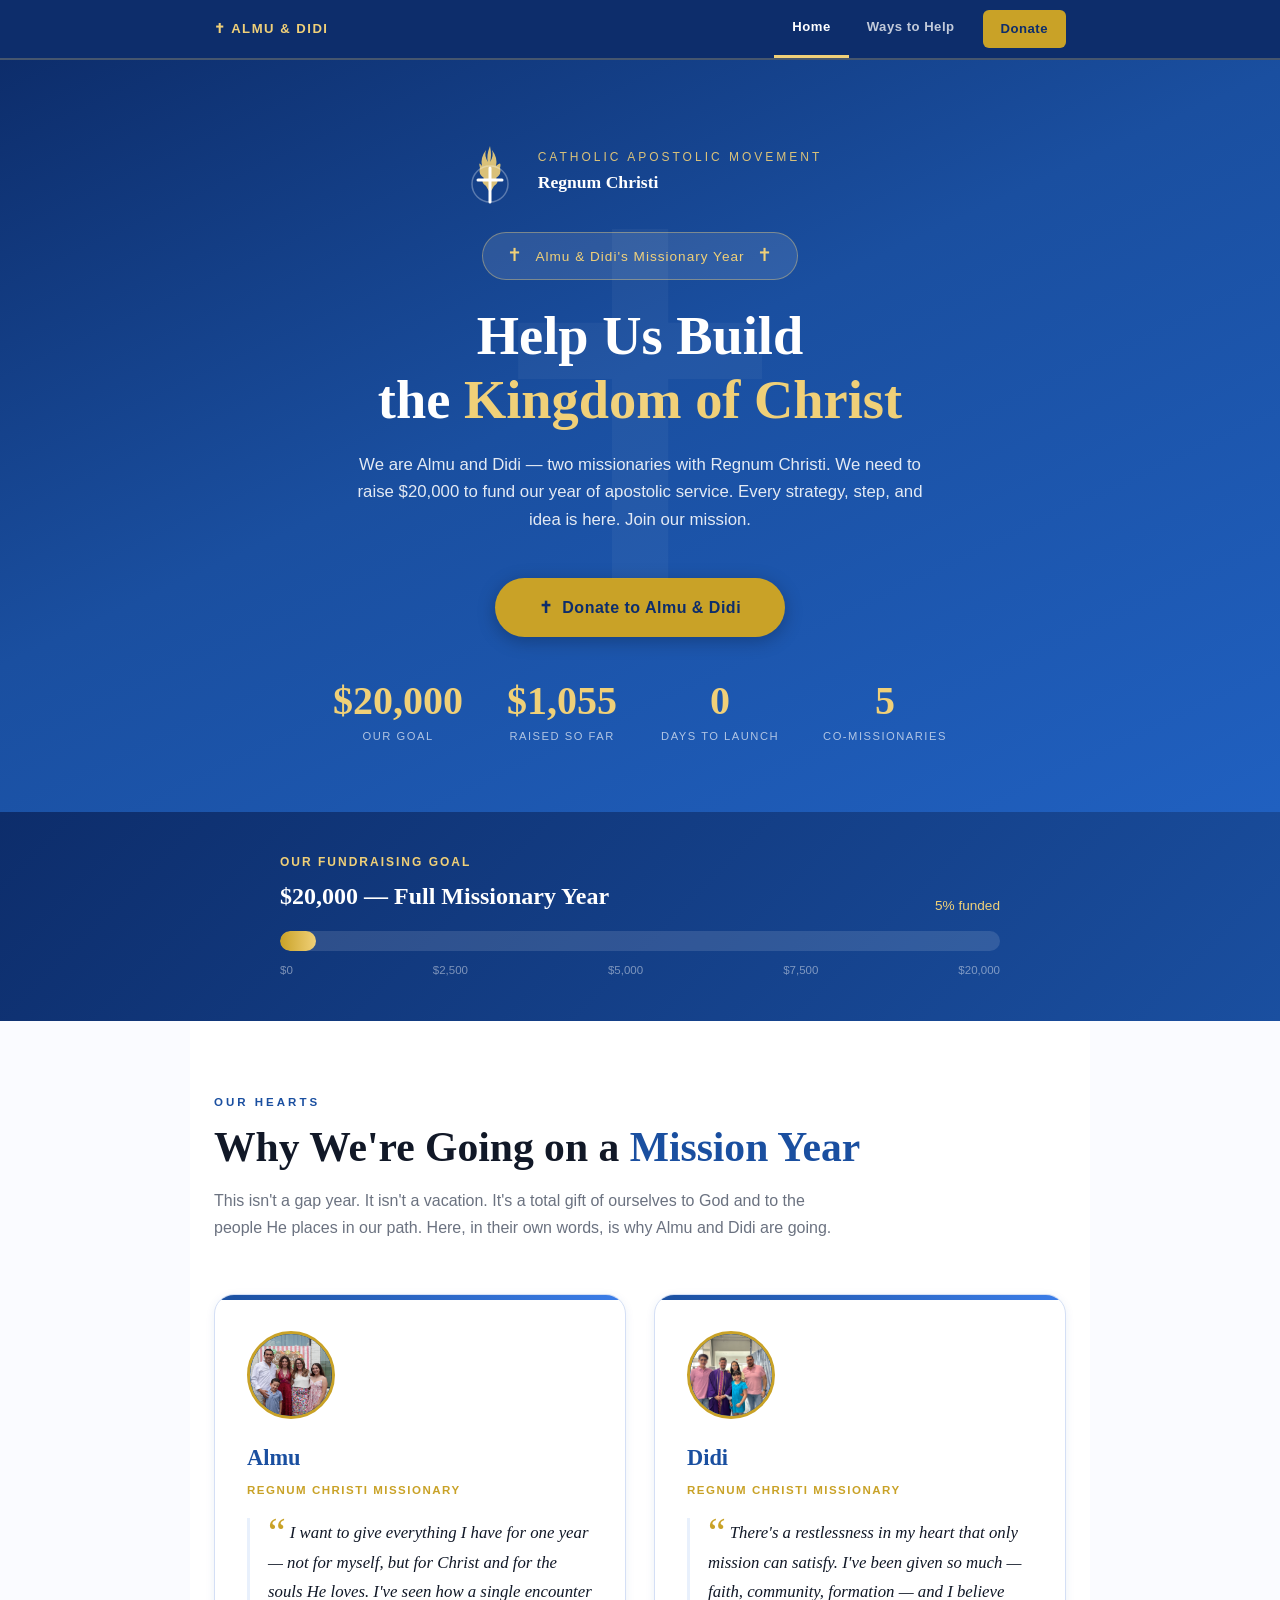
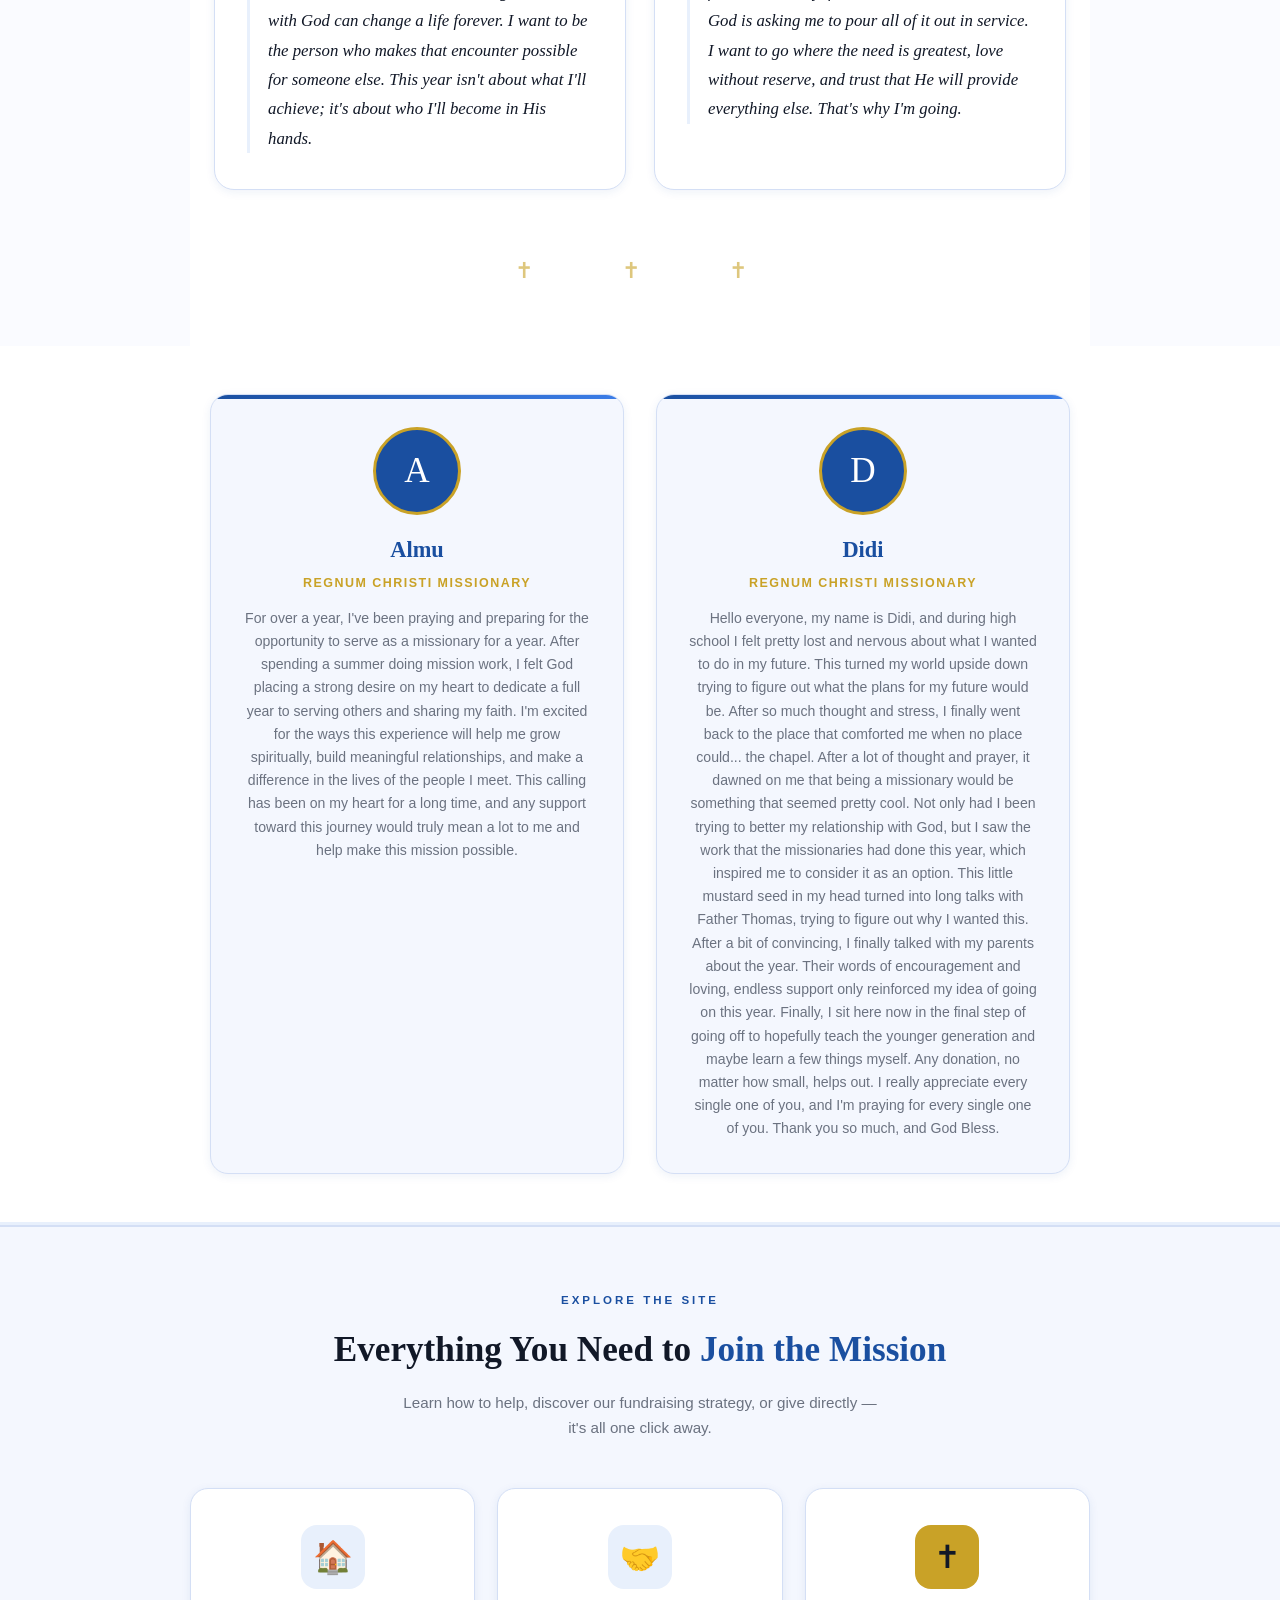
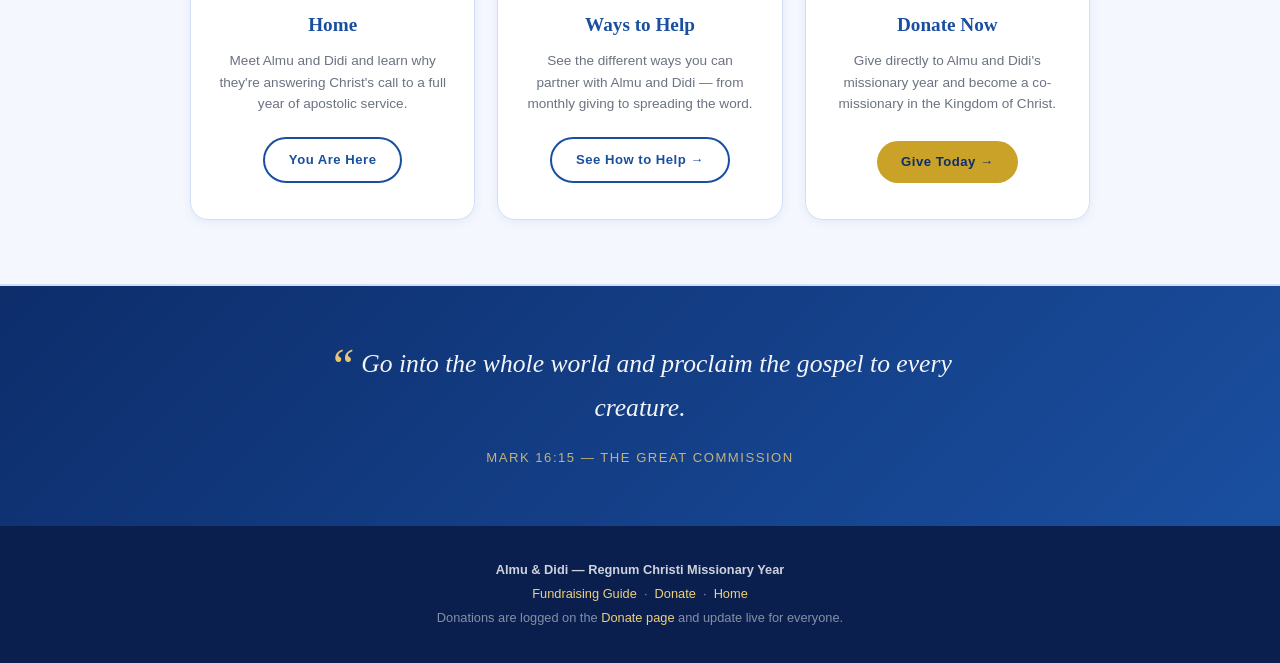
<file: index.html>
<!DOCTYPE html>
<html lang="en">
<head>
  <meta charset="UTF-8"/>
  <meta name="viewport" content="width=device-width, initial-scale=1.0"/>
  <title>Almu &amp; Didi | Regnum Christi Missionary Year</title>
  <link rel="stylesheet" href="style.css"/>
  <style>
    /* ── HOME PAGE EXTRAS ── */

    /* NAV */
    .site-nav {
      background: #0d2d6b; position: sticky; top: 0; z-index: 100;
      border-bottom: 2px solid rgba(240,208,120,0.25);
    }
    .nav-inner {
      max-width: 900px; margin: 0 auto;
      display: flex; align-items: center; justify-content: space-between;
      padding: 0 24px;
    }
    .nav-brand {
      font-family: Arial, sans-serif; font-size: 0.82rem; font-weight: 800;
      letter-spacing: 1.5px; text-transform: uppercase; color: var(--gold2);
      padding: 14px 0; text-decoration: none;
    }
    .nav-links { display: flex; gap: 0; }
    .nav-links a {
      font-family: Arial, sans-serif; font-size: 0.82rem; font-weight: 700;
      color: rgba(255,255,255,0.75); text-decoration: none; padding: 16px 18px;
      border-bottom: 3px solid transparent; transition: all 0.2s;
      letter-spacing: 0.5px;
    }
    .nav-links a:hover { color: var(--gold2); }
    .nav-links a.active { color: #fff; border-bottom-color: var(--gold2); }
    .nav-links a.nav-donate {
      background: var(--gold); color: #0d2d6b; border-radius: 6px;
      margin: 10px 0 10px 10px; padding: 8px 18px; border-bottom: none;
    }
    .nav-links a.nav-donate:hover { background: var(--gold2); }

    /* WHY SECTION */
    .why-section {
      max-width: 900px; margin: 0 auto; padding: 72px 24px 56px;
    }
    .section-label {
      font-family: Arial, sans-serif; font-size: 0.72rem; font-weight: 800;
      letter-spacing: 3px; text-transform: uppercase; color: var(--rc-blue);
      margin-bottom: 10px;
    }
    .why-section h2 {
      font-size: clamp(1.7rem, 3.5vw, 2.6rem); color: var(--dark);
      line-height: 1.22; margin-bottom: 14px;
    }
    .why-section h2 em { color: var(--rc-blue); font-style: normal; }
    .why-intro {
      font-family: Arial, sans-serif; font-size: 1rem; color: var(--gray);
      max-width: 620px; line-height: 1.7; margin-bottom: 52px;
    }

    /* WHY CARDS */
    .why-cards { display: grid; grid-template-columns: 1fr 1fr; gap: 28px; }
    @media (max-width: 620px) { .why-cards { grid-template-columns: 1fr; } }

    .why-card {
      background: var(--white); border: 1px solid var(--border);
      border-radius: 20px; padding: 36px 32px; box-shadow: var(--shadow-sm);
      position: relative; overflow: hidden;
    }
    .why-card::before {
      content: ''; position: absolute; top: 0; left: 0; right: 0; height: 5px;
      background: linear-gradient(90deg, var(--rc-blue), var(--rc-blue3));
    }
    .why-card-avatar {
      width: 72px; height: 72px; border-radius: 50%;
      background: var(--rc-blue); border: 3px solid var(--gold);
      display: flex; align-items: center; justify-content: center;
      font-size: 1.9rem; color: #fff; margin-bottom: 20px;
    }
    .why-card h3 { font-size: 1.4rem; color: var(--rc-blue); margin-bottom: 4px; }
    .why-card-role {
      font-family: Arial, sans-serif; font-size: 0.72rem; letter-spacing: 1.5px;
      text-transform: uppercase; color: var(--gold); font-weight: 700; margin-bottom: 18px;
    }
    .why-card-quote {
      font-size: 1.05rem; color: var(--dark); line-height: 1.75;
      border-left: 3px solid var(--rc-light); padding-left: 18px;
      font-style: italic;
    }
    .why-card-quote::before { content: '\201C'; color: var(--gold); font-size: 2.5rem; line-height: 0.6; vertical-align: -0.5rem; margin-right: 4px; font-style: normal; }

    /* DIVIDER */
    .divider-cross {
      text-align: center; padding: 10px 0 0;
      font-size: 1.4rem; color: var(--gold); letter-spacing: 18px; opacity: 0.6;
    }

    /* PAGE CARDS */
    .pages-section {
      background: var(--rc-pale); border-top: 2px solid var(--border);
      border-bottom: 2px solid var(--border); padding: 64px 24px;
    }
    .pages-inner { max-width: 900px; margin: 0 auto; }
    .pages-section .section-label { text-align: center; }
    .pages-section h2 {
      font-size: clamp(1.5rem, 3vw, 2.2rem); text-align: center;
      color: var(--dark); margin-bottom: 10px;
    }
    .pages-section h2 em { color: var(--rc-blue); font-style: normal; }
    .pages-section .pages-sub {
      font-family: Arial, sans-serif; font-size: 0.95rem; color: var(--gray);
      text-align: center; max-width: 480px; margin: 0 auto 48px; line-height: 1.65;
    }
    .page-cards { display: grid; grid-template-columns: repeat(3,1fr); gap: 22px; }
    @media (max-width: 680px) { .page-cards { grid-template-columns: 1fr; } }

    .page-card {
      background: var(--white); border: 1px solid var(--border);
      border-radius: 18px; padding: 36px 28px; text-align: center;
      box-shadow: var(--shadow-sm); text-decoration: none; color: inherit;
      transition: transform 0.2s, box-shadow 0.2s; display: flex;
      flex-direction: column; align-items: center;
    }
    .page-card:hover { transform: translateY(-4px); box-shadow: var(--shadow); }
    .page-card-icon {
      width: 64px; height: 64px; border-radius: 16px;
      background: var(--rc-light); display: flex; align-items: center;
      justify-content: center; font-size: 2rem; margin-bottom: 20px;
    }
    .page-card h3 { font-size: 1.2rem; color: var(--rc-blue); margin-bottom: 8px; }
    .page-card p {
      font-family: Arial, sans-serif; font-size: 0.85rem; color: var(--gray);
      line-height: 1.6; flex: 1; margin-bottom: 22px;
    }
    .page-card .card-btn {
      display: inline-block; font-family: Arial, sans-serif; font-size: 0.82rem;
      font-weight: 800; padding: 10px 24px; border-radius: 50px;
      text-decoration: none; letter-spacing: 0.5px; transition: all 0.2s;
    }
    .page-card.card-primary .card-btn {
      background: var(--rc-blue); color: #fff;
    }
    .page-card.card-primary .card-btn:hover { background: var(--rc-blue2); }
    .page-card .card-btn.card-btn-gold {
      background: var(--gold); color: #0d2d6b;
    }
    .page-card .card-btn.card-btn-gold:hover { background: var(--gold2); }
    .page-card .card-btn.card-btn-outline {
      border: 2px solid var(--rc-blue); color: var(--rc-blue); background: transparent;
    }
    .page-card .card-btn.card-btn-outline:hover { background: var(--rc-light); }

    /* MISSION VERSE */
    .verse-band {
      background: linear-gradient(135deg, #0d2d6b, var(--rc-blue));
      padding: 56px 24px; text-align: center; color: #fff;
    }
    .verse-band blockquote {
      font-size: clamp(1.15rem, 2.5vw, 1.6rem); max-width: 680px; margin: 0 auto;
      line-height: 1.7; font-style: italic; opacity: 0.95;
    }
    .verse-band blockquote::before { content: '\201C'; color: var(--gold2); font-size: 3rem; line-height: 0.5; vertical-align: -0.6rem; }
    .verse-band cite {
      display: block; margin-top: 18px; font-family: Arial, sans-serif;
      font-size: 0.82rem; letter-spacing: 1.5px; text-transform: uppercase;
      color: var(--gold2); font-style: normal; opacity: 0.8;
    }

    /* FOOTER */
    .site-footer {
      background: #0a1f4e; color: rgba(255,255,255,0.5);
      text-align: center; padding: 32px 24px;
      font-family: Arial, sans-serif; font-size: 0.8rem; line-height: 1.9;
    }
    .site-footer a { color: var(--gold2); text-decoration: none; }
    .site-footer strong { color: rgba(255,255,255,0.8); }

    @media (max-width: 640px) {
      .miss-inner { grid-template-columns: 1fr; }
      .nav-links a { padding: 14px 10px; font-size: 0.75rem; }
    }
  </style>
</head>
<body>

<!-- STICKY NAV -->
<nav class="site-nav">
  <div class="nav-inner">
    <a class="nav-brand" href="index.html">✝ Almu &amp; Didi</a>
    <div class="nav-links">
      <a href="index.html" class="active">Home</a>
      <a href="guide.html">Ways to Help</a>
      <a href="donate.html" class="nav-donate">Donate</a>
    </div>
  </div>
</nav>

<!-- HERO -->
<header class="hero">
  <div class="hero-bg-cross">✝</div>

  <div class="rc-logo-wrap">
    <svg viewBox="0 0 64 64" fill="none" xmlns="http://www.w3.org/2000/svg">
      <path d="M32 6 Q28 16 30 22 Q26 16 28 10 Q22 18 24 26 Q20 20 22 28 Q20 34 26 38 Q22 42 28 46 Q30 50 32 52 Q34 50 36 46 Q42 42 38 38 Q44 34 42 28 Q44 20 38 26 Q40 18 34 10 Q36 16 32 22 Q34 16 32 6Z" fill="#f0d078" opacity="0.9"/>
      <line x1="32" y1="28" x2="32" y2="62" stroke="white" stroke-width="3" stroke-linecap="round"/>
      <line x1="20" y1="40" x2="44" y2="40" stroke="white" stroke-width="3" stroke-linecap="round"/>
      <circle cx="32" cy="44" r="18" fill="none" stroke="rgba(255,255,255,0.3)" stroke-width="1.5"/>
    </svg>
    <div class="rc-brand">
      <div class="rc-brand-name">Catholic Apostolic Movement</div>
      <div class="rc-brand-full">Regnum Christi</div>
    </div>
  </div>

  <div class="hero-names">
    <span>✝</span>
    Almu &amp; Didi's Missionary Year
    <span>✝</span>
  </div>

  <h1>Help Us Build<br>the <em>Kingdom of Christ</em></h1>
  <p class="hero-sub" id="cfgHeroSub">We are Almu and Didi — two missionaries with Regnum Christi. We need to raise $10,000 to fund our year of apostolic service. Every strategy, step, and idea is here. Join our mission.</p>

  <a href="donate.html" style="display:inline-block;background:var(--gold);color:#0d2d6b;font-family:Arial,sans-serif;font-size:1rem;font-weight:800;padding:16px 44px;border-radius:50px;text-decoration:none;margin-bottom:44px;box-shadow:0 4px 18px rgba(0,0,0,0.25);letter-spacing:0.5px;transition:all 0.2s;">✝ &nbsp;Donate to Almu &amp; Didi</a>

  <div class="hero-stats">
    <div class="stat"><span class="stat-n" id="cfgGoal">$10K</span><span class="stat-l">Our Goal</span></div>
    <div class="stat"><span class="stat-n" id="cfgRaisedStat">$0</span><span class="stat-l">Raised So Far</span></div>
    <div class="stat"><span class="stat-n" id="cfgDays">33</span><span class="stat-l">Days to Launch</span></div>
    <div class="stat"><span class="stat-n" id="cfgDonorsStat">0</span><span class="stat-l">Co-Missionaries</span></div>
  </div>
</header>

<!-- PROGRESS BAR -->
<div class="tracker">
  <div class="tracker-inner">
    <div class="tracker-top">
      <div>
        <h3>Our Fundraising Goal</h3>
        <div class="tracker-amount" id="cfgTrackerAmount">$10,000 — Full Missionary Year</div>
      </div>
      <div class="tracker-pct" id="cfgPct">0% funded</div>
    </div>
    <div class="bar-wrap"><div class="bar-fill" id="goalBar" style="width:0%"></div></div>
    <div class="bar-labels"><span>$0</span><span>$2,500</span><span>$5,000</span><span>$7,500</span><span id="cfgBarMax">$10,000</span></div>
  </div>
</div>

<!-- WHY WE'RE GOING -->
<section class="why-section">
  <div class="section-label">Our Hearts</div>
  <h2>Why We're Going on a <em>Mission Year</em></h2>
  <p class="why-intro">This isn't a gap year. It isn't a vacation. It's a total gift of ourselves to God and to the people He places in our path. Here, in their own words, is why Almu and Didi are going.</p>

  <div class="why-cards">
    <div class="why-card">
      <div id="almuPhotoWrap" class="why-card-avatar" style="width:88px;height:88px;overflow:hidden;border-radius:50%;border:3px solid var(--gold);margin-bottom:20px;background:var(--rc-blue);display:flex;align-items:center;justify-content:center;">
        <img id="almuPhoto" src="" alt="Almu" style="width:100%;height:100%;object-fit:cover;display:none;border-radius:50%;"/>
        <span id="almuInitial" style="font-size:1.9rem;color:#fff;">A</span>
      </div>
      <h3>Almu</h3>
      <div class="why-card-role" id="cfgAlmuRole">Regnum Christi Missionary</div>
      <p class="why-card-quote" id="cfgAlmuWhy">I want to give everything I have for one year — not for myself, but for Christ and for the souls He loves. I've seen how a single encounter with God can change a life forever. I want to be the person who makes that encounter possible for someone else. This year isn't about what I'll achieve; it's about who I'll become in His hands.</p>
    </div>
    <div class="why-card">
      <div id="didiPhotoWrap" class="why-card-avatar" style="width:88px;height:88px;overflow:hidden;border-radius:50%;border:3px solid var(--gold);margin-bottom:20px;background:var(--rc-blue);display:flex;align-items:center;justify-content:center;">
        <img id="didiPhoto" src="" alt="Didi" style="width:100%;height:100%;object-fit:cover;display:none;border-radius:50%;"/>
        <span id="didiInitial" style="font-size:1.9rem;color:#fff;">D</span>
      </div>
      <h3>Didi</h3>
      <div class="why-card-role" id="cfgDidiRole">Regnum Christi Missionary</div>
      <p class="why-card-quote" id="cfgDidiWhy">There's a restlessness in my heart that only mission can satisfy. I've been given so much — faith, community, formation — and I believe God is asking me to pour all of it out in service. I want to go where the need is greatest, love without reserve, and trust that He will provide everything else. That's why I'm going.</p>
    </div>
  </div>

  <div class="divider-cross" style="margin-top:52px;">✝ &nbsp; ✝ &nbsp; ✝</div>
</section>

<!-- MISSIONARY PROFILES -->
<div class="missionaries">
  <div class="miss-inner">
    <div class="miss-card">
      <div class="miss-avatar">A</div>
      <h3>Almu</h3>
      <div class="miss-role" id="cfgAlmuRoleB">Regnum Christi Missionary</div>
      <p id="cfgAlmuDesc">For over a year, I've been praying and preparing for the opportunity to serve as a missionary for a year. After spending a summer doing mission work, I felt God placing a strong desire on my heart to dedicate a full year to serving others and sharing my faith. I'm excited for the ways this experience will help me grow spiritually, build meaningful relationships, and make a difference in the lives of the people I meet. This calling has been on my heart for a long time, and any support toward this journey would truly mean a lot to me and help make this mission possible.</p>
    </div>
    <div class="miss-card">
      <div class="miss-avatar">D</div>
      <h3>Didi</h3>
      <div class="miss-role" id="cfgDidiRoleB">Regnum Christi Missionary</div>
      <p id="cfgDidiDesc">Didi answered Christ's call to go out to the whole world and serve. Through this missionary year, he will share the faith, form young hearts, and build the Kingdom of God.</p>
    </div>
  </div>
</div>

<!-- PAGE NAVIGATION CARDS -->
<div class="pages-section">
  <div class="pages-inner">
    <div class="section-label">Explore the Site</div>
    <h2>Everything You Need to <em>Join the Mission</em></h2>
    <p class="pages-sub">Learn how to help, discover our fundraising strategy, or give directly — it's all one click away.</p>

    <div class="page-cards">

      <a href="index.html" class="page-card">
        <div class="page-card-icon">🏠</div>
        <h3>Home</h3>
        <p>Meet Almu and Didi and learn why they're answering Christ's call to a full year of apostolic service.</p>
        <span class="card-btn card-btn-outline">You Are Here</span>
      </a>

      <a href="guide.html" class="page-card">
        <div class="page-card-icon">🤝</div>
        <h3>Ways to Help</h3>
        <p>See the different ways you can partner with Almu and Didi — from monthly giving to spreading the word.</p>
        <span class="card-btn card-btn-outline">See How to Help →</span>
      </a>

      <a href="donate.html" class="page-card card-primary">
        <div class="page-card-icon" style="background:var(--gold);font-size:2rem;">✝</div>
        <h3>Donate Now</h3>
        <p>Give directly to Almu and Didi's missionary year and become a co-missionary in the Kingdom of Christ.</p>
        <span class="card-btn card-btn-gold">Give Today →</span>
      </a>

    </div>
  </div>
</div>

<!-- SCRIPTURE VERSE -->
<div class="verse-band">
  <blockquote>
    Go into the whole world and proclaim the gospel to every creature.
  </blockquote>
  <cite>Mark 16:15 — The Great Commission</cite>
</div>

<!-- FOOTER -->
<footer class="site-footer">
  <strong>Almu &amp; Didi — Regnum Christi Missionary Year</strong><br>
  <a href="guide.html">Fundraising Guide</a> &nbsp;·&nbsp;
  <a href="donate.html">Donate</a> &nbsp;·&nbsp;
  <a href="index.html">Home</a><br>
  Donations are logged on the <a href="donate.html" style="color:var(--gold2);">Donate page</a> and update live for everyone.
</footer>

<script src="config.js"></script>
<script>
  // ── SHARED BACKEND (Google Apps Script Web App) ──
  // Same API the donate page uses — every visitor sees the same numbers.
  const API_URL = 'https://script.google.com/macros/s/AKfycbzDnpcH29mjVAF49CHY7qyig_TrQXkA1wIyjB_tQ01ReffR8TCVO4vXn0g6BJX9Q9MY/exec';

  async function fetchSharedTotals() {
    try {
      const res = await fetch(API_URL + '?action=getData');
      const data = await res.json();
      const donations = data.donations || [];
      return {
        total: donations.reduce((s, d) => s + (d.amount || 0), 0),
        count: donations.length
      };
    } catch (e) {
      console.error('Could not reach donation backend:', e);
      return { total: 0, count: 0 };
    }
  }

  window.addEventListener('load', async () => {
    const c = SITE_CONFIG;
    const live = await fetchSharedTotals();
    const raised = live.total + c.raised;
    const count  = live.count + c.coMissionaries;
    const pct    = Math.min(100, Math.round((raised / c.goal) * 100));

    // Hero stats
    document.getElementById('cfgGoal').textContent    = c.goalFmt;
    document.getElementById('cfgRaisedStat').textContent = '$' + raised.toLocaleString();
    document.getElementById('cfgDays').textContent    = c.daysToLaunch;
    document.getElementById('cfgDonorsStat').textContent = count;

    // Tracker bar
    document.getElementById('cfgTrackerAmount').textContent = c.goalFmt + ' — Full Missionary Year';
    document.getElementById('cfgPct').textContent = pct + '% funded';
    document.getElementById('cfgBarMax').textContent = c.goalFmt;
    setTimeout(() => { document.getElementById('goalBar').style.width = pct + '%'; }, 500);

    // Hero subtitle
    if (document.getElementById('cfgHeroSub')) {
      document.getElementById('cfgHeroSub').textContent = c.heroSubtitle;
    }

    // Missionary roles & descriptions
    document.getElementById('cfgAlmuRole').textContent  = c.almu.role;
    document.getElementById('cfgAlmuWhy').textContent   = c.almu.why;
    document.getElementById('cfgDidiRole').textContent  = c.didi.role;
    document.getElementById('cfgDidiWhy').textContent   = c.didi.why;
    document.getElementById('cfgAlmuRoleB').textContent = c.almu.role;
    document.getElementById('cfgAlmuDesc').textContent  = c.almu.description;
    document.getElementById('cfgDidiRoleB').textContent = c.didi.role;
    document.getElementById('cfgDidiDesc').textContent  = c.didi.description;

    // Photos — show if a path is set in config.js
    function loadPhoto(photoPath, imgId, initialId) {
      if (!photoPath) return;
      const img = document.getElementById(imgId);
      const init = document.getElementById(initialId);
      if (img) { img.src = photoPath; img.style.display = 'block'; }
      if (init) init.style.display = 'none';
    }
    loadPhoto(c.almu.photo, 'almuPhoto', 'almuInitial');
    loadPhoto(c.didi.photo, 'didiPhoto', 'didiInitial');
  });
</script>

</body>
</html>
</file>
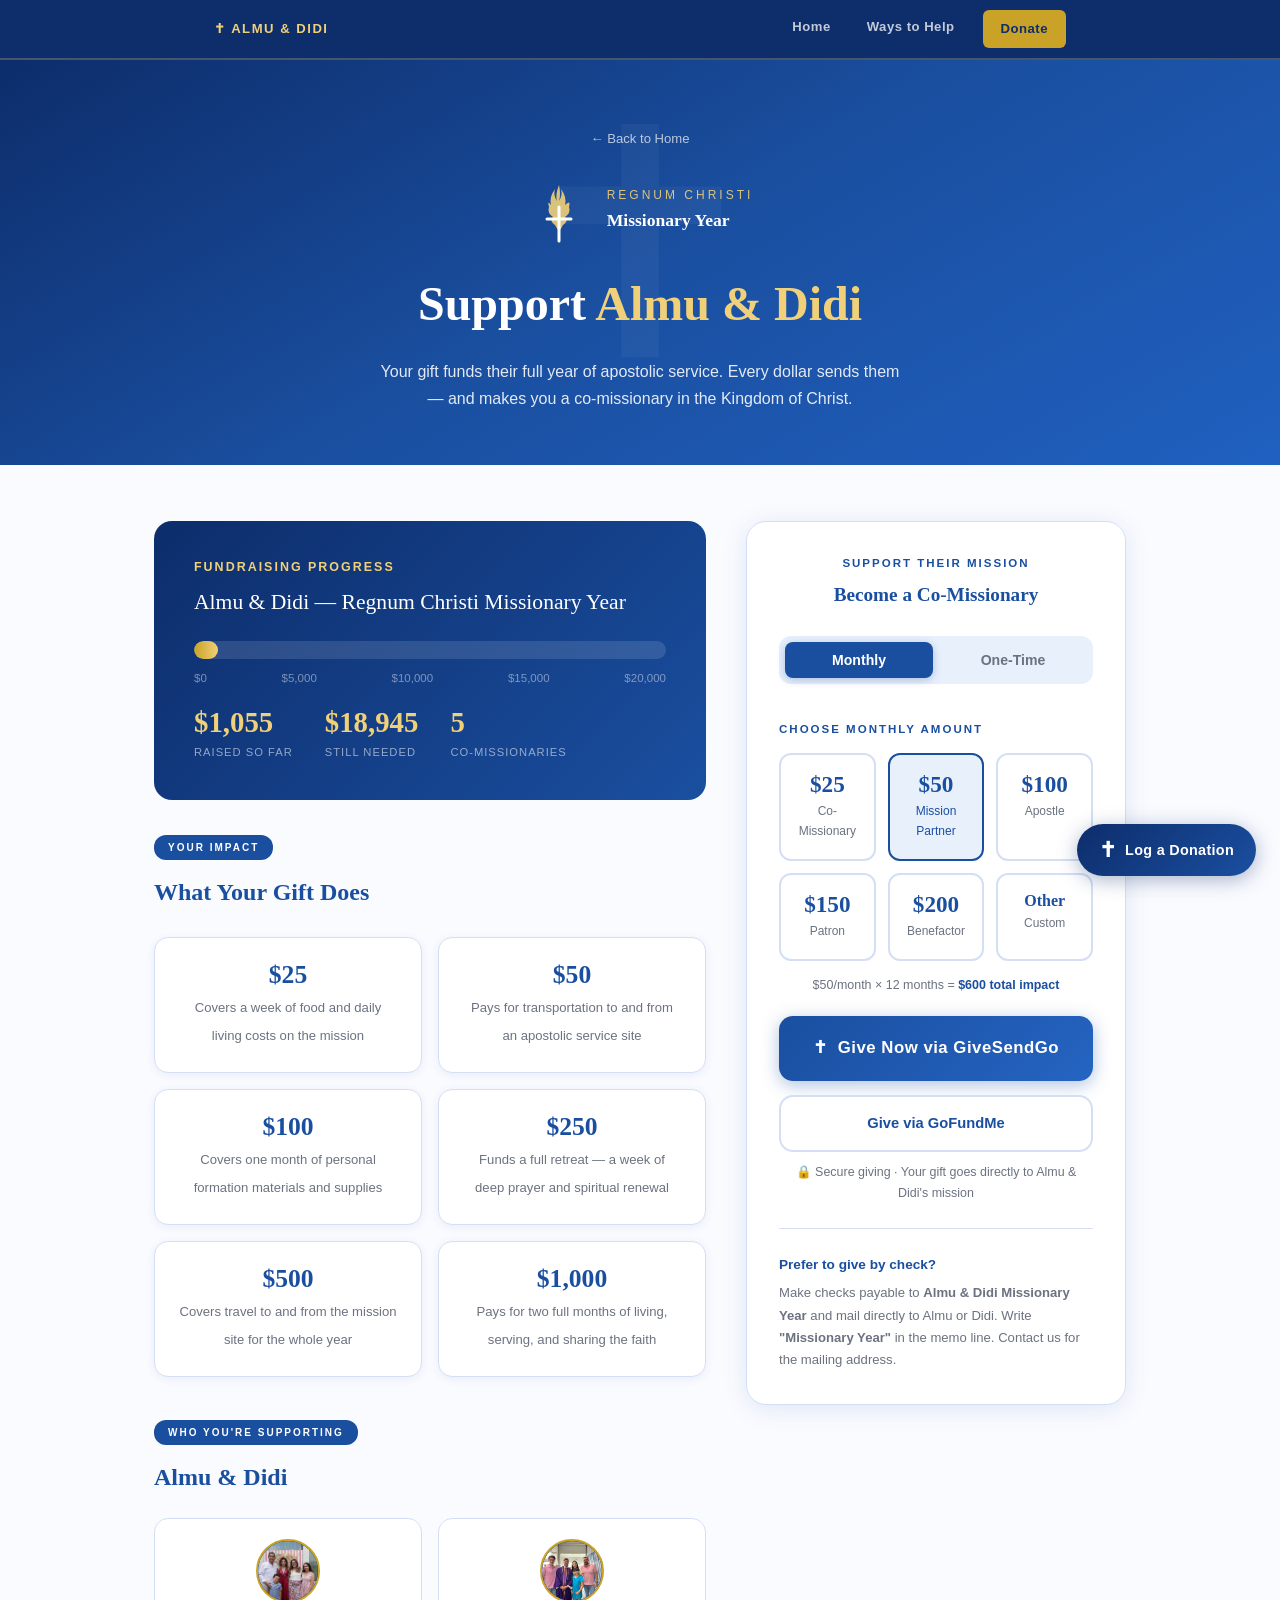
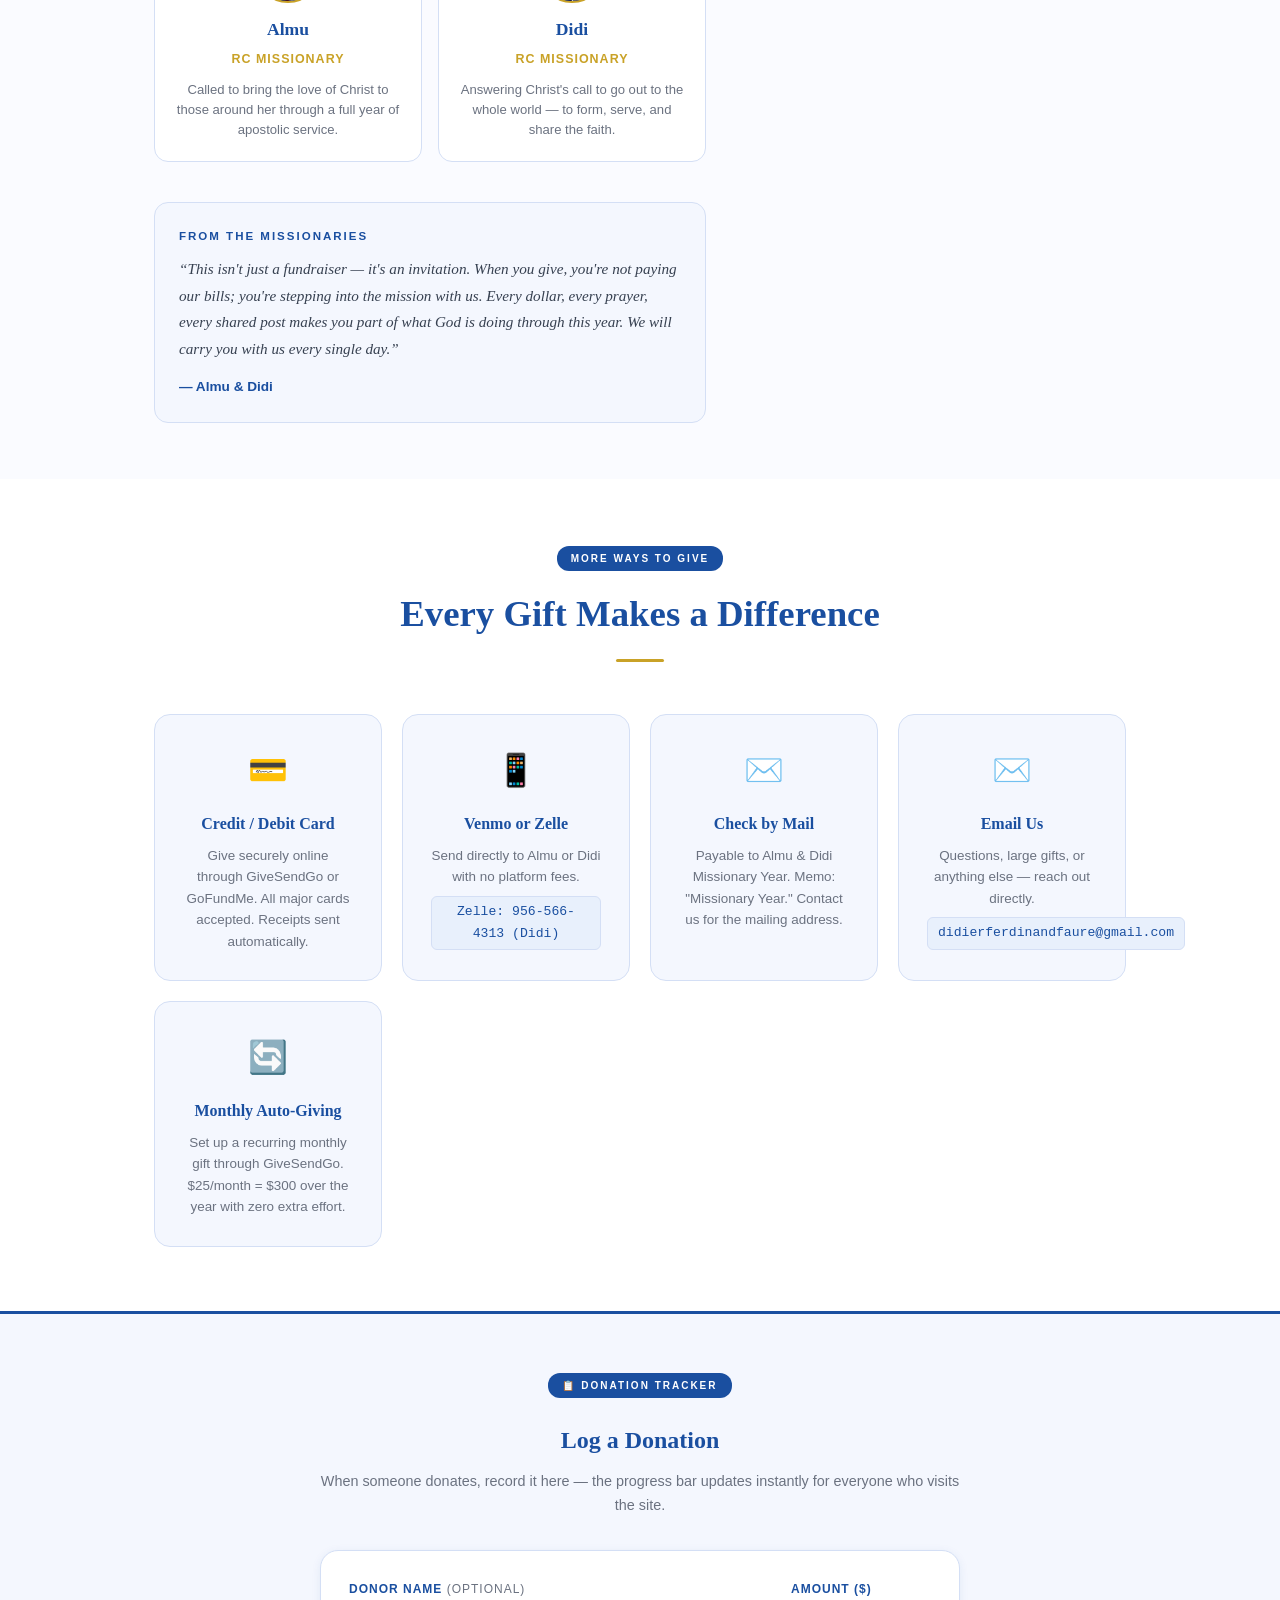
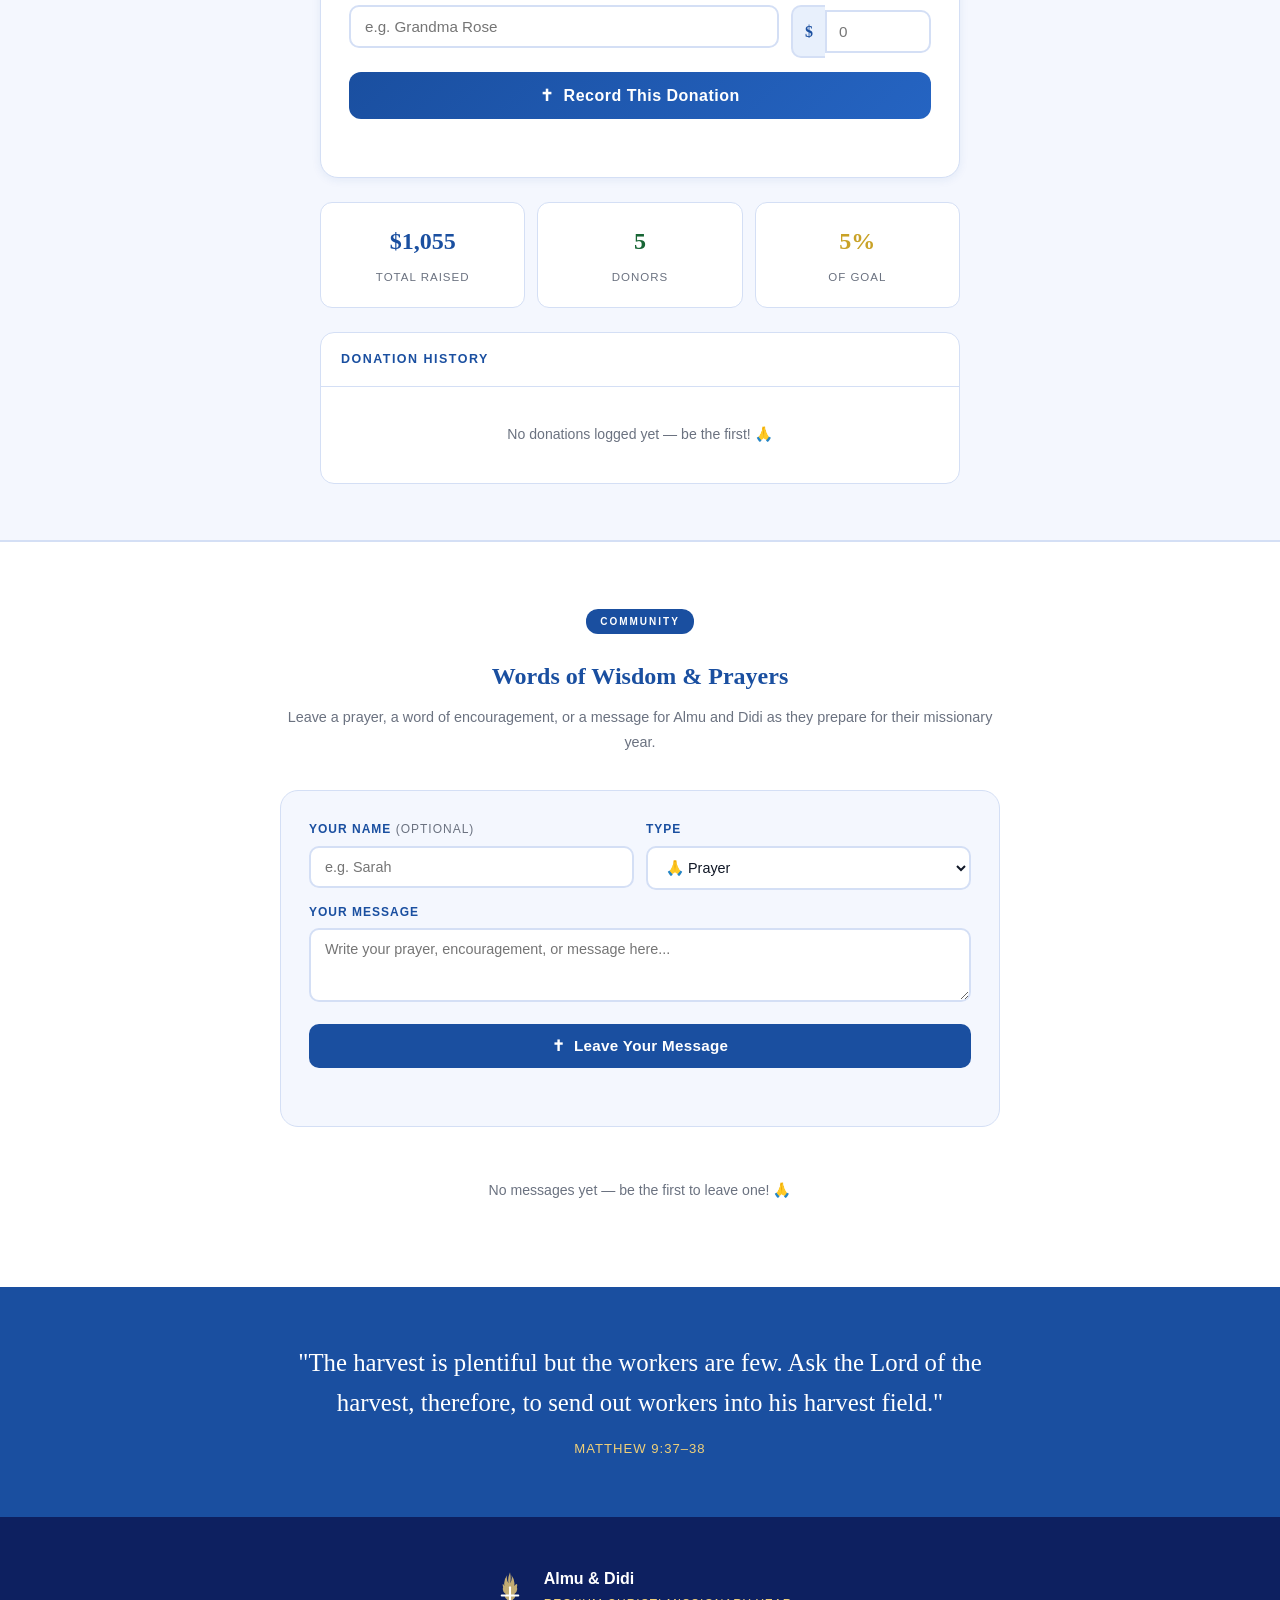
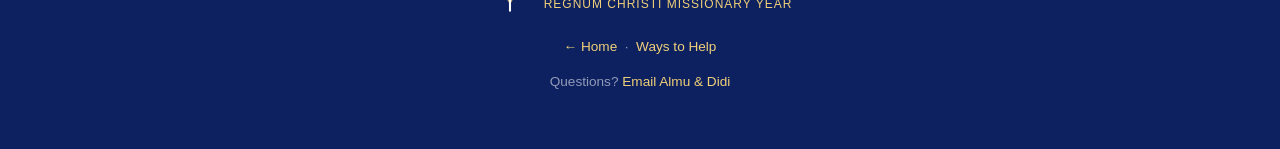
<file: donate.html>
<!DOCTYPE html>
<html lang="en">
<head>
  <meta charset="UTF-8"/>
  <meta name="viewport" content="width=device-width, initial-scale=1.0"/>
  <title>Donate | Almu & Didi — Regnum Christi Missionary Year</title>
  <link rel="stylesheet" href="style.css"/>
  <style>
    /* ── SITE NAV ── */
    .site-nav { background:#0d2d6b; position:sticky; top:0; z-index:100; border-bottom:2px solid rgba(240,208,120,0.25); }
    .nav-inner { max-width:900px; margin:0 auto; display:flex; align-items:center; justify-content:space-between; padding:0 24px; }
    .nav-brand { font-family:Arial,sans-serif; font-size:0.82rem; font-weight:800; letter-spacing:1.5px; text-transform:uppercase; color:var(--gold2); padding:14px 0; text-decoration:none; }
    .nav-links { display:flex; gap:0; }
    .nav-links a { font-family:Arial,sans-serif; font-size:0.82rem; font-weight:700; color:rgba(255,255,255,0.75); text-decoration:none; padding:16px 18px; border-bottom:3px solid transparent; transition:all 0.2s; letter-spacing:0.5px; }
    .nav-links a:hover { color:var(--gold2); }
    .nav-links a.active { color:#fff; border-bottom-color:var(--gold2); }
    .nav-links a.nav-donate { background:var(--gold); color:#0d2d6b; border-radius:6px; margin:10px 0 10px 10px; padding:8px 18px; border-bottom:none; }
    .nav-links a.nav-donate:hover { background:var(--gold2); }

    /* ── DONATE PAGE EXTRAS ── */
    .donate-hero {
      background: linear-gradient(150deg, #0d2d6b 0%, var(--rc-blue) 50%, #2060c0 100%);
      color: #fff; text-align: center; padding: 64px 24px 52px; position: relative; overflow: hidden;
    }
    .donate-hero .hero-bg-cross { font-size: 320px; }
    .back-link {
      display: inline-flex; align-items: center; gap: 8px;
      color: rgba(255,255,255,0.7); font-family: Arial, sans-serif; font-size: 0.82rem;
      text-decoration: none; margin-bottom: 28px; transition: color 0.2s;
    }
    .back-link:hover { color: var(--gold2); }
    .donate-hero h1 { font-size: clamp(1.9rem, 4vw, 3rem); margin-bottom: 14px; }
    .donate-hero h1 em { color: var(--gold2); font-style: normal; }
    .donate-hero p { font-family: Arial, sans-serif; font-size: 1rem; max-width: 520px; margin: 0 auto; opacity: 0.88; }

    /* ── GIVING SECTION ── */
    .giving-wrap { max-width: 820px; margin: 0 auto; padding: 64px 24px; }

    /* TOGGLE */
    .type-toggle {
      display: flex; background: var(--rc-light); border-radius: 12px; padding: 6px; gap: 6px;
      margin-bottom: 36px; max-width: 340px; margin-left: auto; margin-right: auto;
    }
    .toggle-btn {
      flex: 1; padding: 10px; border: none; border-radius: 8px; cursor: pointer;
      font-family: Arial, sans-serif; font-size: 0.88rem; font-weight: 700; transition: all 0.2s;
      background: transparent; color: var(--gray);
    }
    .toggle-btn.active { background: var(--rc-blue); color: #fff; box-shadow: 0 2px 8px rgba(26,79,160,0.3); }

    /* AMOUNT GRID */
    .amounts-label { font-family: Arial, sans-serif; font-size: 0.72rem; font-weight: 800; letter-spacing: 2px; text-transform: uppercase; color: var(--rc-blue); margin-bottom: 14px; }
    .amount-grid { display: grid; grid-template-columns: repeat(3, 1fr); gap: 12px; margin-bottom: 14px; }
    .amt-btn {
      border: 2px solid var(--border); border-radius: 12px; padding: 18px 12px;
      text-align: center; cursor: pointer; transition: all 0.2s; background: var(--white);
    }
    .amt-btn:hover { border-color: var(--rc-blue); background: var(--rc-pale); }
    .amt-btn.selected { border-color: var(--rc-blue); background: var(--rc-light); }
    .amt-btn .amt-num { display: block; font-size: 1.45rem; font-weight: 700; color: var(--rc-blue); line-height: 1; margin-bottom: 4px; }
    .amt-btn .amt-lbl { display: block; font-family: Arial, sans-serif; font-size: 0.75rem; color: var(--gray); }
    .amt-btn.selected .amt-lbl { color: var(--rc-blue); }

    .custom-wrap { display: flex; align-items: center; gap: 0; margin-bottom: 28px; }
    .custom-prefix { background: var(--rc-light); border: 2px solid var(--border); border-right: none; border-radius: 10px 0 0 10px; padding: 13px 16px; font-size: 1.1rem; font-weight: 700; color: var(--rc-blue); }
    .custom-input {
      flex: 1; border: 2px solid var(--border); border-radius: 0 10px 10px 0; padding: 13px 16px;
      font-size: 1.1rem; font-family: Arial, sans-serif; color: var(--dark); outline: none;
      transition: border-color 0.2s;
    }
    .custom-input:focus { border-color: var(--rc-blue); }

    /* TIER BADGES (monthly only) */
    .tier-badges { display: flex; gap: 10px; flex-wrap: wrap; margin-bottom: 24px; }
    .tier-badge { background: var(--rc-pale); border: 1px solid var(--border); border-radius: 20px; padding: 6px 16px; font-family: Arial, sans-serif; font-size: 0.8rem; color: var(--gray); cursor: pointer; transition: all 0.2s; }
    .tier-badge.active { background: var(--rc-blue); color: #fff; border-color: var(--rc-blue); }
    .tier-badge span { font-weight: 700; }

    /* DONATE CTA */
    .donate-cta-wrap { display: grid; gap: 14px; }
    .btn-donate-main {
      display: block; width: 100%; padding: 18px; border-radius: 14px; border: none; cursor: pointer;
      background: linear-gradient(135deg, var(--rc-blue), var(--rc-blue2));
      color: #fff; font-family: Arial, sans-serif; font-size: 1.05rem; font-weight: 800;
      letter-spacing: 0.5px; text-align: center; text-decoration: none;
      box-shadow: 0 4px 18px rgba(26,79,160,0.35); transition: all 0.2s;
    }
    .btn-donate-main:hover { transform: translateY(-2px); box-shadow: 0 8px 24px rgba(26,79,160,0.4); }
    .btn-alt {
      display: block; width: 100%; padding: 14px; border-radius: 14px; border: 2px solid var(--border); cursor: pointer;
      background: var(--white); color: var(--rc-blue); font-family: Arial, sans-serif; font-size: 0.92rem;
      font-weight: 700; text-align: center; text-decoration: none; transition: all 0.2s;
    }
    .btn-alt:hover { border-color: var(--rc-blue); background: var(--rc-pale); }
    .secure-note { text-align: center; font-family: Arial, sans-serif; font-size: 0.78rem; color: var(--gray); margin-top: 10px; }

    /* OTHER WAYS */
    .other-ways { background: var(--white); }
    .ways-grid { display: grid; grid-template-columns: repeat(auto-fit, minmax(220px, 1fr)); gap: 20px; }
    .way-card { background: var(--rc-pale); border: 1px solid var(--border); border-radius: 16px; padding: 28px; text-align: center; }
    .way-icon { font-size: 2rem; margin-bottom: 12px; }
    .way-card h4 { color: var(--rc-blue); font-size: 1rem; margin-bottom: 8px; }
    .way-card p { font-family: Arial, sans-serif; font-size: 0.84rem; color: var(--gray); line-height: 1.6; }
    .way-card code { display: inline-block; background: var(--rc-light); border: 1px solid var(--border); border-radius: 6px; padding: 4px 10px; font-size: 0.82rem; color: var(--rc-blue); margin-top: 8px; font-family: 'Courier New', monospace; }

    /* IMPACT */
    .impact-grid { display: grid; grid-template-columns: repeat(auto-fit, minmax(180px, 1fr)); gap: 16px; }
    .impact-card { background: var(--white); border: 1px solid var(--border); border-radius: 14px; padding: 24px; text-align: center; box-shadow: var(--shadow-sm); }
    .impact-amount { font-size: 1.6rem; font-weight: 700; color: var(--rc-blue); display: block; line-height: 1; margin-bottom: 6px; }
    .impact-desc { font-family: Arial, sans-serif; font-size: 0.82rem; color: var(--gray); line-height: 1.5; }

    /* PROGRESS */
    .progress-card { background: linear-gradient(135deg, #0d2d6b, var(--rc-blue)); color: #fff; border-radius: 18px; padding: 36px 40px; margin-bottom: 0; }
    .progress-card h3 { color: var(--gold2); font-family: Arial, sans-serif; font-size: 0.78rem; letter-spacing: 2px; text-transform: uppercase; margin-bottom: 6px; }
    .progress-card .p-title { font-size: 1.35rem; margin-bottom: 20px; }
    .p-bar-wrap { background: rgba(255,255,255,0.12); border-radius: 50px; height: 18px; overflow: hidden; margin-bottom: 10px; }
    .p-bar-fill { height: 100%; background: linear-gradient(90deg, var(--gold), var(--gold2)); border-radius: 50px; transition: width 2s ease; }
    .p-labels { display: flex; justify-content: space-between; font-family: Arial, sans-serif; font-size: 0.72rem; color: rgba(255,255,255,0.45); margin-bottom: 20px; }
    .p-stats { display: flex; gap: 32px; flex-wrap: wrap; }
    .p-stat-n { font-size: 1.8rem; font-weight: 700; color: var(--gold2); display: block; line-height: 1; }
    .p-stat-l { font-family: Arial, sans-serif; font-size: 0.7rem; letter-spacing: 1px; text-transform: uppercase; color: rgba(255,255,255,0.55); margin-top: 3px; }

    @media (max-width: 520px) {
      .amount-grid { grid-template-columns: repeat(2, 1fr); }
      .giving-wrap { padding: 40px 16px; }
      .progress-card { padding: 24px 20px; }
    }
  </style>
</head>
<body>

<!-- STICKY NAV (site-wide) -->
<nav class="site-nav">
  <div class="nav-inner">
    <a class="nav-brand" href="index.html">✝ Almu &amp; Didi</a>
    <div class="nav-links">
      <a href="index.html">Home</a>
      <a href="guide.html">Ways to Help</a>
      <a href="donate.html" class="nav-donate active">Donate</a>
    </div>
  </div>
</nav>

<!-- HERO -->
<header class="donate-hero">
  <div class="hero-bg-cross" style="position:absolute;font-size:320px;opacity:0.04;top:50%;left:50%;transform:translate(-50%,-54%);pointer-events:none;">✝</div>

  <div style="position:relative;">
    <a href="index.html" class="back-link">← Back to Home</a>

    <div class="rc-logo-wrap" style="margin-bottom:20px;">
      <svg viewBox="0 0 64 64" fill="none" width="52" height="52" xmlns="http://www.w3.org/2000/svg">
        <path d="M32 6 Q28 16 30 22 Q26 16 28 10 Q22 18 24 26 Q20 20 22 28 Q20 34 26 38 Q22 42 28 46 Q30 50 32 52 Q34 50 36 46 Q42 42 38 38 Q44 34 42 28 Q44 20 38 26 Q40 18 34 10 Q36 16 32 22 Q34 16 32 6Z" fill="#f0d078" opacity="0.9"/>
        <line x1="32" y1="28" x2="32" y2="62" stroke="white" stroke-width="3" stroke-linecap="round"/>
        <line x1="20" y1="40" x2="44" y2="40" stroke="white" stroke-width="3" stroke-linecap="round"/>
      </svg>
      <div class="rc-brand">
        <div class="rc-brand-name">Regnum Christi</div>
        <div class="rc-brand-full">Missionary Year</div>
      </div>
    </div>

    <h1>Support <em>Almu & Didi</em></h1>
    <p>Your gift funds their full year of apostolic service. Every dollar sends them — and makes you a co-missionary in the Kingdom of Christ.</p>
  </div>
</header>

<!-- MAIN CONTENT -->
<div style="background:var(--cream);">
  <div style="max-width:1020px;margin:0 auto;padding:56px 24px;display:grid;grid-template-columns:1fr 380px;gap:40px;align-items:start;" class="donate-layout">

    <!-- LEFT: IMPACT + PROGRESS -->
    <div>

      <!-- PROGRESS CARD -->
      <div class="progress-card" style="margin-bottom:32px;">
        <h3>Fundraising Progress</h3>
        <div class="p-title">Almu & Didi — Regnum Christi Missionary Year</div>
        <div class="p-bar-wrap"><div class="p-bar-fill" id="pBar" style="width:0%"></div></div>
        <div class="p-labels"><span>$0</span><span>$5,000</span><span>$10,000</span><span>$15,000</span><span id="cfgGoalLabel">$20,000</span></div>
        <div class="p-stats">
          <div>
            <span class="p-stat-n" id="cfgRaised">Loading…</span>
            <span class="p-stat-l">Raised so far</span>
          </div>
          <div>
            <span class="p-stat-n" id="cfgNeeded">—</span>
            <span class="p-stat-l">Still needed</span>
          </div>
          <div>
            <span class="p-stat-n" id="cfgCoMiss">—</span>
            <span class="p-stat-l">Co-missionaries</span>
          </div>
        </div>
      </div>

      <!-- IMPACT -->
      <div class="sec-head" style="text-align:left;margin-bottom:24px;">
        <span class="sec-tag">Your Impact</span>
        <h2 style="font-size:1.5rem;">What Your Gift Does</h2>
      </div>
      <div class="impact-grid" style="margin-bottom:40px;">
        <div class="impact-card">
          <span class="impact-amount">$25</span>
          <span class="impact-desc">Covers a week of food and daily living costs on the mission</span>
        </div>
        <div class="impact-card">
          <span class="impact-amount">$50</span>
          <span class="impact-desc">Pays for transportation to and from an apostolic service site</span>
        </div>
        <div class="impact-card">
          <span class="impact-amount">$100</span>
          <span class="impact-desc">Covers one month of personal formation materials and supplies</span>
        </div>
        <div class="impact-card">
          <span class="impact-amount">$250</span>
          <span class="impact-desc">Funds a full retreat — a week of deep prayer and spiritual renewal</span>
        </div>
        <div class="impact-card">
          <span class="impact-amount">$500</span>
          <span class="impact-desc">Covers travel to and from the mission site for the whole year</span>
        </div>
        <div class="impact-card">
          <span class="impact-amount">$1,000</span>
          <span class="impact-desc">Pays for two full months of living, serving, and sharing the faith</span>
        </div>
      </div>

      <!-- MISSIONARIES MINI -->
      <div class="sec-head" style="text-align:left;margin-bottom:20px;">
        <span class="sec-tag">Who You're Supporting</span>
        <h2 style="font-size:1.5rem;">Almu & Didi</h2>
      </div>
      <div style="display:grid;grid-template-columns:1fr 1fr;gap:16px;margin-bottom:40px;">
        <div style="background:var(--white);border:1px solid var(--border);border-radius:14px;padding:20px;text-align:center;">
          <div style="width:64px;height:64px;border-radius:50%;background:var(--rc-blue);border:2px solid var(--gold);margin:0 auto 12px;overflow:hidden;display:flex;align-items:center;justify-content:center;font-size:1.6rem;color:#fff;"><img src="almu.jpeg" alt="Almu" style="width:100%;height:100%;object-fit:cover;border-radius:50%;"/></div>
          <strong style="color:var(--rc-blue);display:block;font-size:1.1rem;">Almu</strong>
          <span style="font-family:Arial,sans-serif;font-size:0.78rem;color:var(--gold);font-weight:700;letter-spacing:1px;text-transform:uppercase;">RC Missionary</span>
          <p style="font-family:Arial,sans-serif;font-size:0.82rem;color:var(--gray);margin-top:8px;line-height:1.55;" id="cfgAlmuBio">Called to bring the love of Christ to those around her through a full year of apostolic service.</p>
        </div>
        <div style="background:var(--white);border:1px solid var(--border);border-radius:14px;padding:20px;text-align:center;">
          <div id="didiAvatarDonate" style="width:64px;height:64px;border-radius:50%;background:var(--rc-blue);border:2px solid var(--gold);margin:0 auto 12px;overflow:hidden;display:flex;align-items:center;justify-content:center;font-size:1.6rem;color:#fff;"><img id="didiPhotoDonate" src="didi.jpeg" alt="Didi" style="width:100%;height:100%;object-fit:cover;border-radius:50%;"/></div>
          <strong style="color:var(--rc-blue);display:block;font-size:1.1rem;">Didi</strong>
          <span style="font-family:Arial,sans-serif;font-size:0.78rem;color:var(--gold);font-weight:700;letter-spacing:1px;text-transform:uppercase;">RC Missionary</span>
          <p style="font-family:Arial,sans-serif;font-size:0.82rem;color:var(--gray);margin-top:8px;line-height:1.55;" id="cfgDidiBio">Answering Christ's call to go out to the whole world — to form, serve, and share the faith.</p>
        </div>
      </div>

      <div style="background:var(--rc-pale);border:1px solid var(--border);border-radius:14px;padding:24px;">
        <div style="font-family:Arial,sans-serif;font-size:0.72rem;font-weight:800;letter-spacing:2px;text-transform:uppercase;color:var(--rc-blue);margin-bottom:10px;">From the Missionaries</div>
        <p style="font-style:italic;color:#374151;line-height:1.75;font-size:0.95rem;" id="cfgQuote">"We are not just fundraising — we are inviting you to be part of something eternal. Your gift doesn't just pay our bills; it makes you a co-missionary in the Kingdom of Christ. Every prayer and every dollar you give will be with us every single day of our mission year."</p>
        <p style="font-family:Arial,sans-serif;font-size:0.85rem;color:var(--rc-blue);font-weight:700;margin-top:12px;">— Almu &amp; Didi</p>
      </div>

    </div>

    <!-- RIGHT: DONATION FORM PANEL -->
    <div style="position:sticky;top:80px;">
      <div style="background:var(--white);border:1px solid var(--border);border-radius:20px;padding:32px;box-shadow:var(--shadow);">

        <div style="text-align:center;margin-bottom:24px;">
          <div style="font-family:Arial,sans-serif;font-size:0.72rem;font-weight:800;letter-spacing:2px;text-transform:uppercase;color:var(--rc-blue);margin-bottom:6px;">Support Their Mission</div>
          <div style="font-size:1.2rem;color:var(--rc-blue);font-weight:700;">Become a Co-Missionary</div>
        </div>

        <!-- TYPE TOGGLE -->
        <div class="type-toggle">
          <button class="toggle-btn active" id="btnMonthly" onclick="setType('monthly')">Monthly</button>
          <button class="toggle-btn" id="btnOnce" onclick="setType('once')">One-Time</button>
        </div>

        <!-- MONTHLY PANEL -->
        <div id="panelMonthly">
          <div class="amounts-label">Choose monthly amount</div>
          <div class="amount-grid">
            <div class="amt-btn" onclick="selectAmt(this,'25')">
              <span class="amt-num">$25</span>
              <span class="amt-lbl">Co-Missionary</span>
            </div>
            <div class="amt-btn selected" onclick="selectAmt(this,'50')">
              <span class="amt-num">$50</span>
              <span class="amt-lbl">Mission Partner</span>
            </div>
            <div class="amt-btn" onclick="selectAmt(this,'100')">
              <span class="amt-num">$100</span>
              <span class="amt-lbl">Apostle</span>
            </div>
            <div class="amt-btn" onclick="selectAmt(this,'150')">
              <span class="amt-num">$150</span>
              <span class="amt-lbl">Patron</span>
            </div>
            <div class="amt-btn" onclick="selectAmt(this,'200')">
              <span class="amt-num">$200</span>
              <span class="amt-lbl">Benefactor</span>
            </div>
            <div class="amt-btn" onclick="selectAmt(this,'custom-m')">
              <span class="amt-num" style="font-size:1rem;">Other</span>
              <span class="amt-lbl">Custom</span>
            </div>
          </div>
          <div class="custom-wrap" id="customWrapM" style="display:none;">
            <span class="custom-prefix">$</span>
            <input class="custom-input" type="number" placeholder="Enter amount" id="customAmtM" min="1"/>
          </div>
          <div style="font-family:Arial,sans-serif;font-size:0.78rem;color:var(--gray);margin-bottom:20px;text-align:center;">
            $50/month × 12 months = <strong style="color:var(--rc-blue);">$600 total impact</strong>
          </div>
        </div>

        <!-- ONE-TIME PANEL -->
        <div id="panelOnce" style="display:none;">
          <div class="amounts-label">Choose gift amount</div>
          <div class="amount-grid">
            <div class="amt-btn" onclick="selectAmt(this,'50o')">
              <span class="amt-num">$50</span>
              <span class="amt-lbl">Supporter</span>
            </div>
            <div class="amt-btn selected" onclick="selectAmt(this,'100o')">
              <span class="amt-num">$100</span>
              <span class="amt-lbl">Partner</span>
            </div>
            <div class="amt-btn" onclick="selectAmt(this,'200o')">
              <span class="amt-num">$200</span>
              <span class="amt-lbl">Champion</span>
            </div>
            <div class="amt-btn" onclick="selectAmt(this,'500o')">
              <span class="amt-num">$500</span>
              <span class="amt-lbl">Patron</span>
            </div>
            <div class="amt-btn" onclick="selectAmt(this,'1000o')">
              <span class="amt-num">$1K</span>
              <span class="amt-lbl">Benefactor</span>
            </div>
            <div class="amt-btn" onclick="selectAmt(this,'custom-o')">
              <span class="amt-num" style="font-size:1rem;">Other</span>
              <span class="amt-lbl">Custom</span>
            </div>
          </div>
          <div class="custom-wrap" id="customWrapO" style="display:none;">
            <span class="custom-prefix">$</span>
            <input class="custom-input" type="number" placeholder="Enter amount" id="customAmtO" min="1"/>
          </div>
        </div>

        <!-- DONATE BUTTONS -->
        <div class="donate-cta-wrap">
          <a href="https://www.givesendgo.com/didi-and-almus-missionary-year?utm_source=share" target="_blank" class="btn-donate-main" id="mainDonateBtn">
            ✝ &nbsp;Give Now via GiveSendGo
          </a>
          <a href="https://gofund.me/f0dfb1dad" target="_blank" class="btn-alt">
            Give via GoFundMe
          </a>
        </div>
        <div class="secure-note">🔒 Secure giving · Your gift goes directly to Almu &amp; Didi's mission</div>

        <hr style="margin:24px 0;border:none;border-top:1px solid var(--border);"/>

        <!-- CHECK INFO -->
        <div style="font-family:Arial,sans-serif;font-size:0.82rem;color:var(--gray);line-height:1.7;">
          <div style="font-weight:700;color:var(--rc-blue);margin-bottom:6px;font-size:0.85rem;">Prefer to give by check?</div>
          Make checks payable to <strong id="cfgCheckTo">Almu &amp; Didi Missionary Year</strong> and mail directly to Almu or Didi. Write <strong>"Missionary Year"</strong> in the memo line. Contact us for the mailing address.
        </div>

      </div>
    </div>

  </div>
</div>

<!-- OTHER WAYS TO GIVE -->
<section class="other-ways" style="padding:64px 0;">
  <div class="container">
    <div class="sec-head">
      <span class="sec-tag">More Ways to Give</span>
      <h2>Every Gift Makes a Difference</h2>
      <div class="sec-divider"></div>
    </div>
    <div class="ways-grid">
      <div class="way-card">
        <div class="way-icon">💳</div>
        <h4>Credit / Debit Card</h4>
        <p>Give securely online through GiveSendGo or GoFundMe. All major cards accepted. Receipts sent automatically.</p>
      </div>
      <div class="way-card">
        <div class="way-icon">📱</div>
        <h4>Venmo or Zelle</h4>
        <p>Send directly to Almu or Didi with no platform fees.</p>
        <code id="cfgVenmoLine">Zelle: 956-566-4313 (Didi)</code>
      </div>
      <div class="way-card">
        <div class="way-icon">✉️</div>
        <h4>Check by Mail</h4>
        <p>Payable to <span id="cfgCheckTo2">Almu &amp; Didi Missionary Year</span>. Memo: "Missionary Year." Contact us for the mailing address.</p>
      </div>
      <div class="way-card">
        <div class="way-icon">✉️</div>
        <h4>Email Us</h4>
        <p>Questions, large gifts, or anything else — reach out directly.</p>
        <code><a id="cfgEmailLink" href="mailto:didierferdinandfaure@gmail.com" style="color:inherit;text-decoration:none;">didierferdinandfaure@gmail.com</a></code>
      </div>

      <div class="way-card">
        <div class="way-icon">🔄</div>
        <h4>Monthly Auto-Giving</h4>
        <p>Set up a recurring monthly gift through GiveSendGo. $25/month = $300 over the year with zero extra effort.</p>
      </div>
    </div>
  </div>
</section>

<!-- DONATION LOG PANEL -->
<section style="background:var(--rc-pale);padding:56px 0;border-top:3px solid var(--rc-blue);">
  <div class="container">
    <div style="max-width:640px;margin:0 auto;">

      <div style="text-align:center;margin-bottom:32px;">
        <span class="sec-tag">📋 Donation Tracker</span>
        <h2 style="font-size:1.5rem;color:var(--rc-blue);margin-top:10px;">Log a Donation</h2>
        <p style="font-family:Arial,sans-serif;font-size:0.9rem;color:var(--gray);margin-top:8px;">When someone donates, record it here — the progress bar updates instantly for everyone who visits the site.</p>
      </div>

      <!-- LOG FORM -->
      <div style="background:var(--white);border:1px solid var(--border);border-radius:18px;padding:28px;box-shadow:var(--shadow-sm);margin-bottom:24px;">
        <div style="display:grid;grid-template-columns:1fr 140px;gap:12px;margin-bottom:14px;">
          <div>
            <label style="font-family:Arial,sans-serif;font-size:0.75rem;font-weight:700;letter-spacing:1px;text-transform:uppercase;color:var(--rc-blue);display:block;margin-bottom:6px;">Donor Name <span style="font-weight:400;color:var(--gray);">(optional)</span></label>
            <input id="logName" type="text" placeholder="e.g. Grandma Rose"
              style="width:100%;border:2px solid var(--border);border-radius:10px;padding:11px 14px;font-family:Arial,sans-serif;font-size:0.95rem;outline:none;transition:border-color 0.2s;"
              onfocus="this.style.borderColor='var(--rc-blue)'" onblur="this.style.borderColor='var(--border)'"/>
          </div>
          <div>
            <label style="font-family:Arial,sans-serif;font-size:0.75rem;font-weight:700;letter-spacing:1px;text-transform:uppercase;color:var(--rc-blue);display:block;margin-bottom:6px;">Amount ($)</label>
            <div style="display:flex;align-items:center;gap:0;">
              <span style="background:var(--rc-light);border:2px solid var(--border);border-right:none;border-radius:10px 0 0 10px;padding:11px 12px;font-weight:700;color:var(--rc-blue);">$</span>
              <input id="logAmt" type="number" min="1" placeholder="0"
                style="flex:1;border:2px solid var(--border);border-radius:0 10px 10px 0;padding:11px 12px;font-family:Arial,sans-serif;font-size:0.95rem;outline:none;transition:border-color 0.2s;min-width:0;"
                onfocus="this.style.borderColor='var(--rc-blue)'" onblur="this.style.borderColor='var(--border)'"
                onkeydown="if(event.key==='Enter') logDonation()"/>
            </div>
          </div>
        </div>
        <button onclick="logDonation()" id="logBtn"
          style="width:100%;padding:14px;background:linear-gradient(135deg,var(--rc-blue),var(--rc-blue2));color:#fff;border:none;border-radius:12px;font-family:Arial,sans-serif;font-size:1rem;font-weight:800;cursor:pointer;letter-spacing:0.5px;transition:all 0.2s;"
          onmouseover="this.style.opacity='0.9'" onmouseout="this.style.opacity='1'">
          ✝ &nbsp;Record This Donation
        </button>
        <div id="logMsg" style="text-align:center;font-family:Arial,sans-serif;font-size:0.85rem;margin-top:10px;min-height:20px;"></div>
      </div>

      <!-- TOTALS DISPLAY -->
      <div style="display:grid;grid-template-columns:repeat(3,1fr);gap:12px;margin-bottom:24px;">
        <div style="background:var(--white);border:1px solid var(--border);border-radius:12px;padding:18px;text-align:center;">
          <span style="display:block;font-size:1.5rem;font-weight:700;color:var(--rc-blue);" id="liveTotalDisp">Loading…</span>
          <span style="font-family:Arial,sans-serif;font-size:0.72rem;text-transform:uppercase;letter-spacing:1px;color:var(--gray);">Total Raised</span>
        </div>
        <div style="background:var(--white);border:1px solid var(--border);border-radius:12px;padding:18px;text-align:center;">
          <span style="display:block;font-size:1.5rem;font-weight:700;color:var(--green);" id="liveDonorDisp">—</span>
          <span style="font-family:Arial,sans-serif;font-size:0.72rem;text-transform:uppercase;letter-spacing:1px;color:var(--gray);">Donors</span>
        </div>
        <div style="background:var(--white);border:1px solid var(--border);border-radius:12px;padding:18px;text-align:center;">
          <span style="display:block;font-size:1.5rem;font-weight:700;color:var(--gold);" id="livePctDisp">—</span>
          <span style="font-family:Arial,sans-serif;font-size:0.72rem;text-transform:uppercase;letter-spacing:1px;color:var(--gray);">Of Goal</span>
        </div>
      </div>

      <!-- DONATION LIST -->
      <div style="background:var(--white);border:1px solid var(--border);border-radius:14px;overflow:hidden;">
        <div style="padding:16px 20px;border-bottom:1px solid var(--border);display:flex;justify-content:space-between;align-items:center;">
          <span style="font-family:Arial,sans-serif;font-size:0.78rem;font-weight:800;letter-spacing:1.5px;text-transform:uppercase;color:var(--rc-blue);">Donation History</span>
        </div>
        <div id="donationList" style="max-height:280px;overflow-y:auto;padding:8px 0;">
          <div style="text-align:center;padding:28px;font-family:Arial,sans-serif;font-size:0.88rem;color:var(--gray);">Loading donations…</div>
        </div>
      </div>

    </div>
  </div>
</section>

<!-- MESSAGES / PRAYERS SECTION -->
<section style="background:var(--white);padding:64px 0;border-top:2px solid var(--border);">
  <div class="container">
    <div style="max-width:720px;margin:0 auto;">
      <div style="text-align:center;margin-bottom:36px;">
        <span class="sec-tag">Community</span>
        <h2 style="font-size:1.5rem;color:var(--rc-blue);margin-top:10px;">Words of Wisdom &amp; Prayers</h2>
        <p style="font-family:Arial,sans-serif;font-size:0.9rem;color:var(--gray);margin-top:8px;">Leave a prayer, a word of encouragement, or a message for Almu and Didi as they prepare for their missionary year.</p>
      </div>

      <!-- MESSAGE FORM -->
      <div style="background:var(--rc-pale);border:1px solid var(--border);border-radius:18px;padding:28px;margin-bottom:32px;">
        <div style="display:grid;grid-template-columns:1fr 1fr;gap:12px;margin-bottom:12px;">
          <div>
            <label style="font-family:Arial,sans-serif;font-size:0.75rem;font-weight:700;letter-spacing:1px;text-transform:uppercase;color:var(--rc-blue);display:block;margin-bottom:6px;">Your Name <span style="font-weight:400;color:var(--gray);">(optional)</span></label>
            <input id="msgName" type="text" placeholder="e.g. Sarah"
              style="width:100%;border:2px solid var(--border);border-radius:10px;padding:11px 14px;font-family:Arial,sans-serif;font-size:0.9rem;outline:none;background:var(--white);transition:border-color 0.2s;"
              onfocus="this.style.borderColor='var(--rc-blue)'" onblur="this.style.borderColor='var(--border)'"/>
          </div>
          <div>
            <label style="font-family:Arial,sans-serif;font-size:0.75rem;font-weight:700;letter-spacing:1px;text-transform:uppercase;color:var(--rc-blue);display:block;margin-bottom:6px;">Type</label>
            <select id="msgType" style="width:100%;border:2px solid var(--border);border-radius:10px;padding:11px 14px;font-family:Arial,sans-serif;font-size:0.9rem;outline:none;background:var(--white);color:var(--dark);">
              <option value="prayer">🙏 Prayer</option>
              <option value="encouragement">💛 Encouragement</option>
              <option value="wisdom">✝ Word of Wisdom</option>
              <option value="message">✉️ Message</option>
            </select>
          </div>
        </div>
        <div style="margin-bottom:14px;">
          <label style="font-family:Arial,sans-serif;font-size:0.75rem;font-weight:700;letter-spacing:1px;text-transform:uppercase;color:var(--rc-blue);display:block;margin-bottom:6px;">Your Message</label>
          <textarea id="msgText" rows="3" placeholder="Write your prayer, encouragement, or message here..."
            style="width:100%;border:2px solid var(--border);border-radius:10px;padding:11px 14px;font-family:Arial,sans-serif;font-size:0.9rem;outline:none;background:var(--white);resize:vertical;transition:border-color 0.2s;"
            onfocus="this.style.borderColor='var(--rc-blue)'" onblur="this.style.borderColor='var(--border)'"></textarea>
        </div>
        <button onclick="submitMessage()" id="msgBtn"
          style="width:100%;padding:13px;background:var(--rc-blue);color:#fff;border:none;border-radius:10px;font-family:Arial,sans-serif;font-size:0.95rem;font-weight:800;cursor:pointer;letter-spacing:0.3px;transition:opacity 0.2s;"
          onmouseover="this.style.opacity='0.88'" onmouseout="this.style.opacity='1'">
          ✝ &nbsp;Leave Your Message
        </button>
        <div id="msgConfirm" style="text-align:center;font-family:Arial,sans-serif;font-size:0.85rem;margin-top:10px;min-height:20px;"></div>
      </div>

      <!-- MESSAGE WALL -->
      <div id="messageWall" style="display:grid;gap:14px;"></div>
    </div>
  </div>
</section>

<!-- QUOTE BAND -->
<div class="quote-band">
  <blockquote>"The harvest is plentiful but the workers are few. Ask the Lord of the harvest, therefore, to send out workers into his harvest field."</blockquote>
  <cite>Matthew 9:37–38</cite>
</div>

<!-- FOOTER -->
<footer>
  <div class="foot-rc">
    <svg viewBox="0 0 64 64" fill="none" width="40" height="40" xmlns="http://www.w3.org/2000/svg">
      <path d="M32 6 Q28 16 30 22 Q26 16 28 10 Q22 18 24 26 Q20 20 22 28 Q20 34 26 38 Q22 42 28 46 Q30 50 32 52 Q34 50 36 46 Q42 42 38 38 Q44 34 42 28 Q44 20 38 26 Q40 18 34 10 Q36 16 32 22 Q34 16 32 6Z" fill="#f0d078" opacity="0.8"/>
      <line x1="32" y1="28" x2="32" y2="62" stroke="white" stroke-width="3" stroke-linecap="round"/>
      <line x1="20" y1="40" x2="44" y2="40" stroke="white" stroke-width="3" stroke-linecap="round"/>
    </svg>
    <div class="foot-rc-text">
      <strong>Almu &amp; Didi</strong>
      <span>Regnum Christi Missionary Year</span>
    </div>
  </div>
  <p><a href="index.html">← Home</a> &nbsp;·&nbsp; <a href="guide.html">Ways to Help</a></p>
  <p style="margin-top:12px;">Questions? <a id="cfgFooterEmail" href="mailto:forreygabe07@gmail.com">Email Almu &amp; Didi</a></p>
</footer>

<!-- FLOATING LOG BUTTON -->
<button id="floatLogBtn" onclick="openLogPopup()" aria-label="Log a donation">
  <span style="font-size:1.3rem;">✝</span>
  <span>Log a Donation</span>
</button>

<!-- LOG POPUP MODAL -->
<div id="logPopupOverlay" onclick="closeLogPopup()" style="display:none;position:fixed;inset:0;background:rgba(13,45,107,0.55);z-index:1000;backdrop-filter:blur(2px);"></div>
<div id="logPopup" style="display:none;position:fixed;bottom:88px;right:24px;z-index:1001;width:min(340px,calc(100vw - 48px));background:#fff;border-radius:20px;box-shadow:0 8px 40px rgba(13,45,107,0.22);border:1px solid var(--border);overflow:hidden;">
  <div style="background:linear-gradient(135deg,#0d2d6b,var(--rc-blue));padding:20px 24px 18px;display:flex;align-items:center;justify-content:space-between;">
    <div>
      <div style="font-family:Arial,sans-serif;font-size:0.7rem;letter-spacing:2px;text-transform:uppercase;color:var(--gold2);margin-bottom:4px;">Just donated?</div>
      <div style="font-size:1.1rem;color:#fff;font-weight:700;">Record Your Gift</div>
    </div>
    <button onclick="closeLogPopup()" style="background:rgba(255,255,255,0.12);border:none;color:rgba(255,255,255,0.8);border-radius:50%;width:32px;height:32px;font-size:1.2rem;cursor:pointer;display:flex;align-items:center;justify-content:center;line-height:1;">&times;</button>
  </div>
  <div style="padding:20px 24px 24px;">
    <p style="font-family:Arial,sans-serif;font-size:0.88rem;color:var(--gray);line-height:1.6;margin-bottom:20px;">After giving on GiveSendGo or GoFundMe, come back here and log it so the progress bar updates for everyone.</p>
    <button onclick="goToLog()" style="width:100%;padding:14px;background:linear-gradient(135deg,var(--rc-blue),var(--rc-blue2));color:#fff;border:none;border-radius:12px;font-family:Arial,sans-serif;font-size:1rem;font-weight:800;cursor:pointer;letter-spacing:0.3px;transition:opacity 0.2s;" onmouseover="this.style.opacity='.88'" onmouseout="this.style.opacity='1'">
      ✝ &nbsp;Take Me to the Log →
    </button>
  </div>
</div>

<style>
  #floatLogBtn {
    position: fixed; bottom: 24px; right: 24px; z-index: 999;
    display: flex; align-items: center; gap: 8px;
    background: linear-gradient(135deg, #0d2d6b, var(--rc-blue));
    color: #fff; border: none; border-radius: 50px;
    padding: 14px 22px; font-family: Arial, sans-serif;
    font-size: 0.9rem; font-weight: 800; cursor: pointer;
    box-shadow: 0 4px 20px rgba(13,45,107,0.35);
    letter-spacing: 0.3px; transition: transform 0.2s, box-shadow 0.2s;
  }
  #floatLogBtn:hover { transform: translateY(-2px); box-shadow: 0 8px 28px rgba(13,45,107,0.4); }
  @media (max-width: 780px) {
    .donate-layout { grid-template-columns: 1fr !important; }
    #floatLogBtn { bottom: 16px; right: 16px; padding: 12px 18px; font-size: 0.82rem; }
  }
</style>

<script src="config.js"></script>
<script>
  // ── SHARED BACKEND (Google Apps Script Web App) ──
  // This replaces localStorage — every visitor reads/writes the SAME Google Sheet.
  const API_URL = 'https://script.google.com/macros/s/AKfycbzDnpcH29mjVAF49CHY7qyig_TrQXkA1wIyjB_tQ01ReffR8TCVO4vXn0g6BJX9Q9MY/exec';

  let cachedDonations = [];
  let cachedMessages = [];

  // ── FETCH SHARED DATA FROM THE SHEET ──
  async function fetchSharedData() {
    try {
      const res = await fetch(API_URL + '?action=getData');
      const data = await res.json();
      cachedDonations = data.donations || [];
      cachedMessages = data.messages || [];
    } catch (e) {
      console.error('Could not reach donation backend:', e);
    }
  }

  // ── COMPUTE TOTALS (config.js baseline + everything logged in the Sheet) ──
  function getTotals() {
    const sheetTotal = cachedDonations.reduce((s, d) => s + (d.amount || 0), 0);
    const total = sheetTotal + SITE_CONFIG.raised;
    const count = cachedDonations.length + SITE_CONFIG.coMissionaries;
    const goal  = SITE_CONFIG.goal;
    const pct   = Math.min(100, Math.round((total / goal) * 100));
    return { total, goal, pct, needed: Math.max(0, goal - total), count };
  }

  // ── UPDATE ALL UI ──
  function refreshUI() {
    const t = getTotals();
    const fmt = n => '$' + n.toLocaleString();

    const bar = document.getElementById('pBar');
    if (bar) bar.style.width = t.pct + '%';
    setText('cfgRaised',  fmt(t.total));
    setText('cfgNeeded',  fmt(t.needed));
    setText('cfgCoMiss',  t.count);

    setText('liveTotalDisp', fmt(t.total));
    setText('liveDonorDisp', t.count);
    setText('livePctDisp',   t.pct + '%');

    const list = document.getElementById('donationList');
    if (list) {
      if (cachedDonations.length === 0) {
        list.innerHTML = '<div style="text-align:center;padding:28px;font-family:Arial,sans-serif;font-size:0.88rem;color:var(--gray);">No donations logged yet — be the first! 🙏</div>';
      } else {
        const rows = cachedDonations.slice().reverse().map(d => {
          return `<div style="display:flex;justify-content:space-between;align-items:center;padding:11px 20px;border-bottom:1px solid var(--rc-light);font-family:Arial,sans-serif;">
            <div>
              <span style="font-weight:700;color:var(--rc-blue);font-size:0.92rem;">✝ Co-Missionary</span>
              <span style="font-size:0.75rem;color:var(--gray);margin-left:8px;">${d.date}</span>
            </div>
            <div style="display:flex;align-items:center;gap:10px;">
              <span style="font-weight:800;color:var(--green);font-size:1rem;">+$${(d.amount||0).toLocaleString()}</span>
            </div>
          </div>`;
        }).join('');
        list.innerHTML = rows;
      }
    }
  }

  // ── LOG A DONATION (writes to the shared Sheet) ──
  async function logDonation() {
    const nameEl = document.getElementById('logName');
    const amtEl  = document.getElementById('logAmt');
    const msgEl  = document.getElementById('logMsg');
    const btn    = document.getElementById('logBtn');
    const amt    = parseFloat(amtEl.value);

    if (!amt || amt <= 0) {
      msgEl.style.color = '#991b1b';
      msgEl.textContent = 'Please enter a valid donation amount.';
      amtEl.focus();
      return;
    }

    const name = nameEl.value.trim() || 'Anonymous';
    btn.disabled = true;
    btn.textContent = 'Recording…';

    try {
      const url = API_URL + '?action=addDonation&name=' + encodeURIComponent(name) + '&amount=' + encodeURIComponent(amt);
      const res = await fetch(url);
      const data = await res.json();
      cachedDonations = data.donations || cachedDonations;
      cachedMessages  = data.messages  || cachedMessages;

      nameEl.value = '';
      amtEl.value  = '';
      msgEl.style.color = 'var(--green)';
      msgEl.textContent = '✓ Donation of $' + amt.toLocaleString() + ' recorded for everyone! 🙏';
      setTimeout(() => { msgEl.textContent = ''; }, 4000);
      refreshUI();
    } catch (e) {
      msgEl.style.color = '#991b1b';
      msgEl.textContent = 'Could not save — check your connection and try again.';
    } finally {
      btn.disabled = false;
      btn.innerHTML = '✝ &nbsp;Record This Donation';
    }
  }

  // ── MESSAGES ──
  const MSG_ICONS = { prayer:'🙏', encouragement:'💛', wisdom:'✝', message:'✉️' };

  async function submitMessage() {
    const name = (document.getElementById('msgName').value.trim()) || 'Anonymous';
    const text = document.getElementById('msgText').value.trim();
    const type = document.getElementById('msgType').value;
    const conf = document.getElementById('msgConfirm');
    const btn  = document.getElementById('msgBtn');
    if (!text) { conf.style.color='#991b1b'; conf.textContent='Please write a message first.'; return; }

    btn.disabled = true;
    btn.textContent = 'Sending…';

    try {
      const url = API_URL + '?action=addMessage&name=' + encodeURIComponent(name) + '&type=' + encodeURIComponent(type) + '&text=' + encodeURIComponent(text);
      const res = await fetch(url);
      const data = await res.json();
      cachedDonations = data.donations || cachedDonations;
      cachedMessages  = data.messages  || cachedMessages;

      document.getElementById('msgName').value = '';
      document.getElementById('msgText').value = '';
      conf.style.color = 'var(--green)';
      conf.textContent = '✓ Thank you! Your message was added for everyone to see. 🙏';
      setTimeout(() => { conf.textContent = ''; }, 4000);
      renderMessages();
    } catch (e) {
      conf.style.color = '#991b1b';
      conf.textContent = 'Could not save — check your connection and try again.';
    } finally {
      btn.disabled = false;
      btn.innerHTML = '✝ &nbsp;Leave Your Message';
    }
  }

  function renderMessages() {
    const wall = document.getElementById('messageWall');
    if (!wall) return;
    if (cachedMessages.length === 0) {
      wall.innerHTML = '<p style="text-align:center;font-family:Arial,sans-serif;font-size:0.88rem;color:var(--gray);padding:20px 0;">No messages yet — be the first to leave one! 🙏</p>';
      return;
    }
    wall.innerHTML = cachedMessages.slice().reverse().map(m =>
      `<div style="background:var(--rc-pale);border:1px solid var(--border);border-radius:14px;padding:20px 22px;">
        <div style="display:flex;justify-content:space-between;margin-bottom:8px;font-family:Arial,sans-serif;font-size:0.78rem;">
          <span style="font-weight:700;color:var(--rc-blue);">${MSG_ICONS[m.type]||'✉️'} ${m.name}</span>
          <span style="color:var(--gray);">${m.date}</span>
        </div>
        <p style="font-family:Arial,sans-serif;font-size:0.9rem;color:#374151;line-height:1.65;margin:0;font-style:italic;">"${m.text}"</p>
      </div>`
    ).join('');
  }

  // ── STATIC CONFIG VALUES (bios, quote, contact, links, etc.) ──
  function applyConfig() {
    const c = SITE_CONFIG;
    setText('cfgAlmuBio', c.almu.bio);
    setText('cfgDidiBio', c.didi.bio);
    setText('cfgQuote',   '“' + c.quote + '”');
    setText('cfgGoalLabel', c.goalFmt);

    const checkEls = document.querySelectorAll('#cfgCheckTo, #cfgCheckTo2');
    checkEls.forEach(el => { if (el) el.textContent = c.checkPayableTo; });

    const emailLink = document.getElementById('cfgEmailLink');
    if (emailLink) { emailLink.href = 'mailto:' + c.contact.email; emailLink.textContent = c.contact.email; }
    const footerEmail = document.getElementById('cfgFooterEmail');
    if (footerEmail) { footerEmail.href = 'mailto:' + c.contact.email; }

    const venmoLine = document.getElementById('cfgVenmoLine');
    if (venmoLine) {
      const parts = [];
      if (c.contact.venmoAlmu) parts.push('Venmo Almu: ' + c.contact.venmoAlmu);
      if (c.contact.venmoDidi) parts.push('Venmo Didi: ' + c.contact.venmoDidi);
      if (c.contact.zelleAlmu) parts.push('Zelle Almu: ' + c.contact.zelleAlmu);
      if (c.contact.zelleDidi) parts.push('Zelle Didi: ' + c.contact.zelleDidi);
      if (parts.length) venmoLine.textContent = parts.join(' · ');
    }

    const mainBtn = document.getElementById('mainDonateBtn');
    if (mainBtn) mainBtn.href = c.donateUrl;
    const altBtn = document.querySelector('.btn-alt[href*="gofundme"]');
    if (altBtn) altBtn.href = c.donateFallback;
  }

  function setText(id, val) { const el = document.getElementById(id); if (el) el.textContent = val; }

  // ── INIT ──
  window.addEventListener('load', async () => {
    applyConfig();
    await fetchSharedData();
    refreshUI();
    renderMessages();
  });

  // ── TOGGLE MONTHLY / ONE-TIME ──
  function setType(type) {
    const isMonthly = type === 'monthly';
    document.getElementById('panelMonthly').style.display = isMonthly ? '' : 'none';
    document.getElementById('panelOnce').style.display = isMonthly ? 'none' : '';
    document.getElementById('btnMonthly').classList.toggle('active', isMonthly);
    document.getElementById('btnOnce').classList.toggle('active', !isMonthly);
    const btn = document.getElementById('mainDonateBtn');
    if (btn) btn.textContent = isMonthly ? '✝  Give Monthly via GiveSendGo' : '✝  Give Now via GiveSendGo';
  }

  // ── SELECT AMOUNT ──
  function selectAmt(el, key) {
    const parent = el.closest('.amount-grid');
    parent.querySelectorAll('.amt-btn').forEach(b => b.classList.remove('selected'));
    el.classList.add('selected');
    const isCustomM = key === 'custom-m';
    const isCustomO = key === 'custom-o';
    const cmw = document.getElementById('customWrapM');
    const cow = document.getElementById('customWrapO');
    if (cmw) cmw.style.display = isCustomM ? 'flex' : 'none';
    if (cow) cow.style.display = isCustomO ? 'flex' : 'none';
    if (isCustomM) document.getElementById('customAmtM').focus();
    if (isCustomO) document.getElementById('customAmtO').focus();
  }

  // ── LOG POPUP ──
  function openLogPopup() {
    document.getElementById('logPopup').style.display = 'block';
    document.getElementById('logPopupOverlay').style.display = 'block';
  }
  function closeLogPopup() {
    document.getElementById('logPopup').style.display = 'none';
    document.getElementById('logPopupOverlay').style.display = 'none';
  }
  function goToLog() {
    closeLogPopup();
    document.getElementById('logName').scrollIntoView({ behavior: 'smooth', block: 'center' });
    setTimeout(() => document.getElementById('logAmt').focus(), 600);
  }
</script>
</body>
</html>
</file>
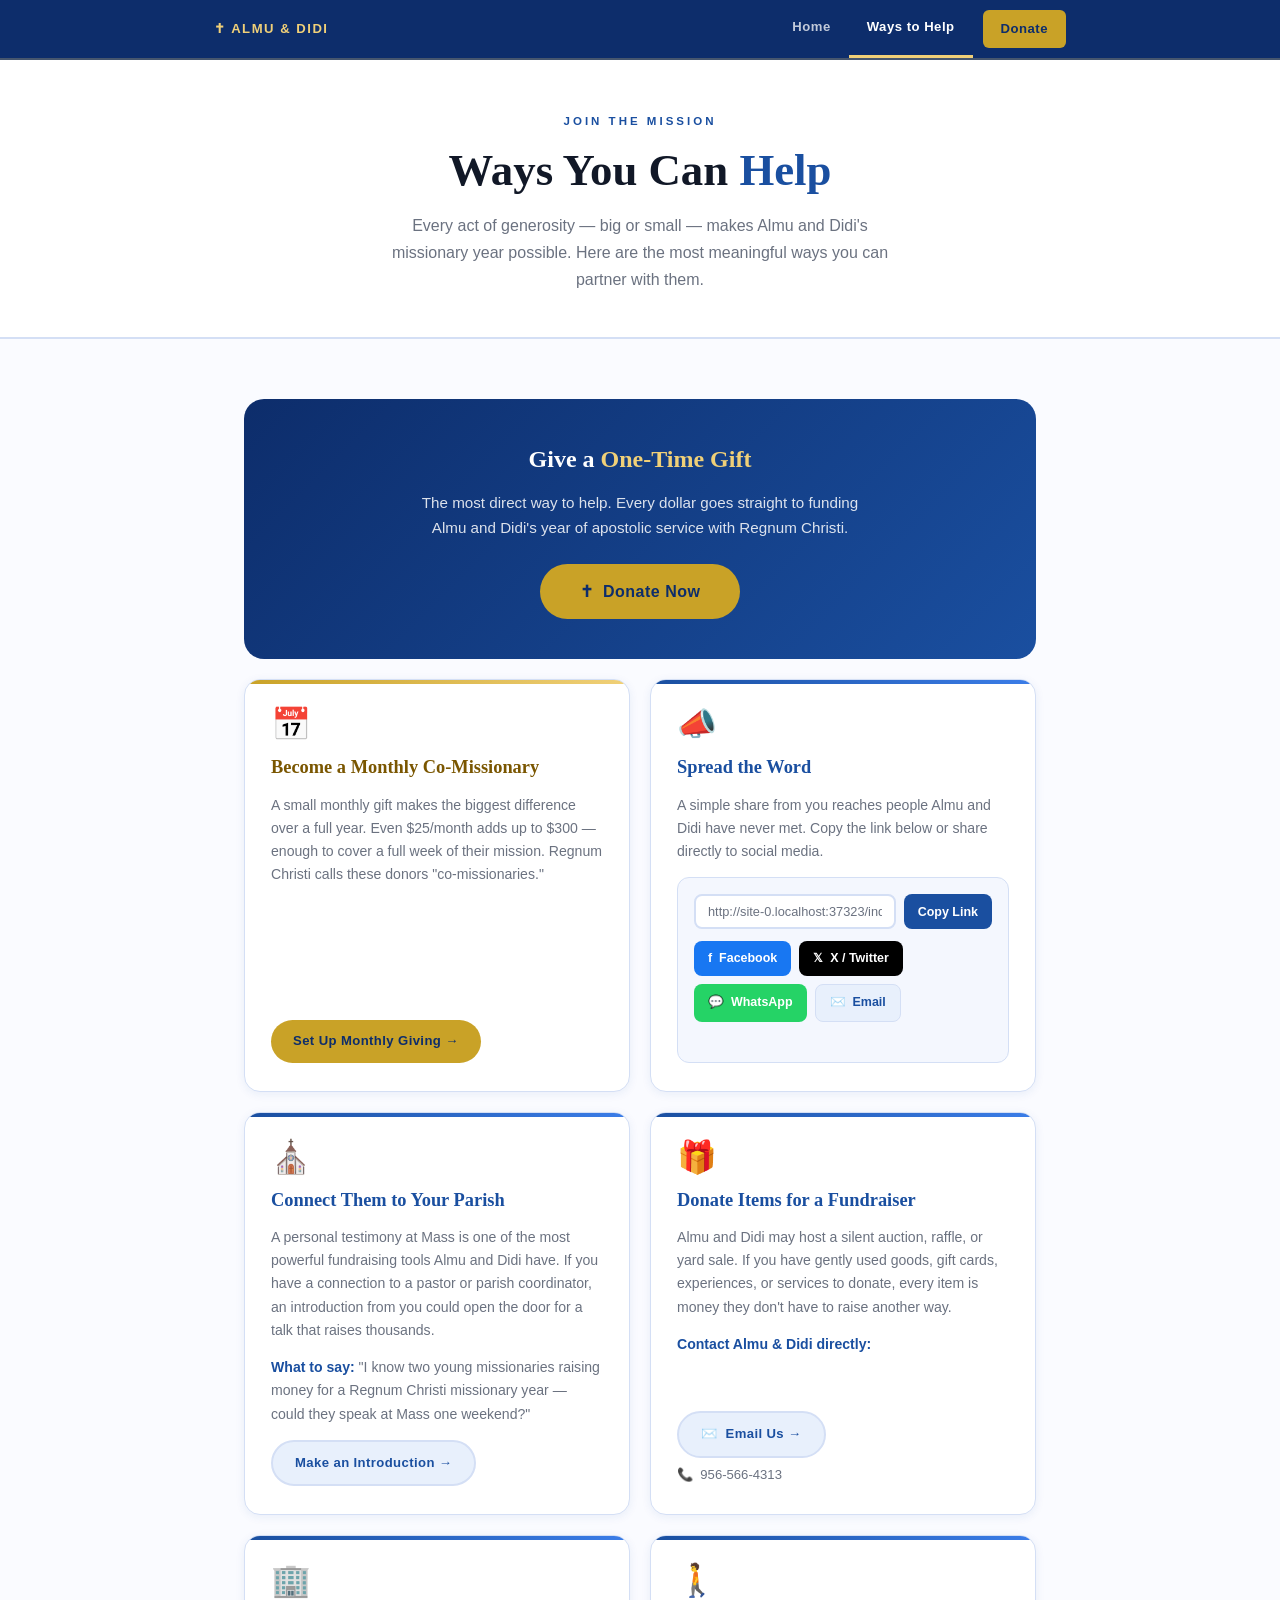
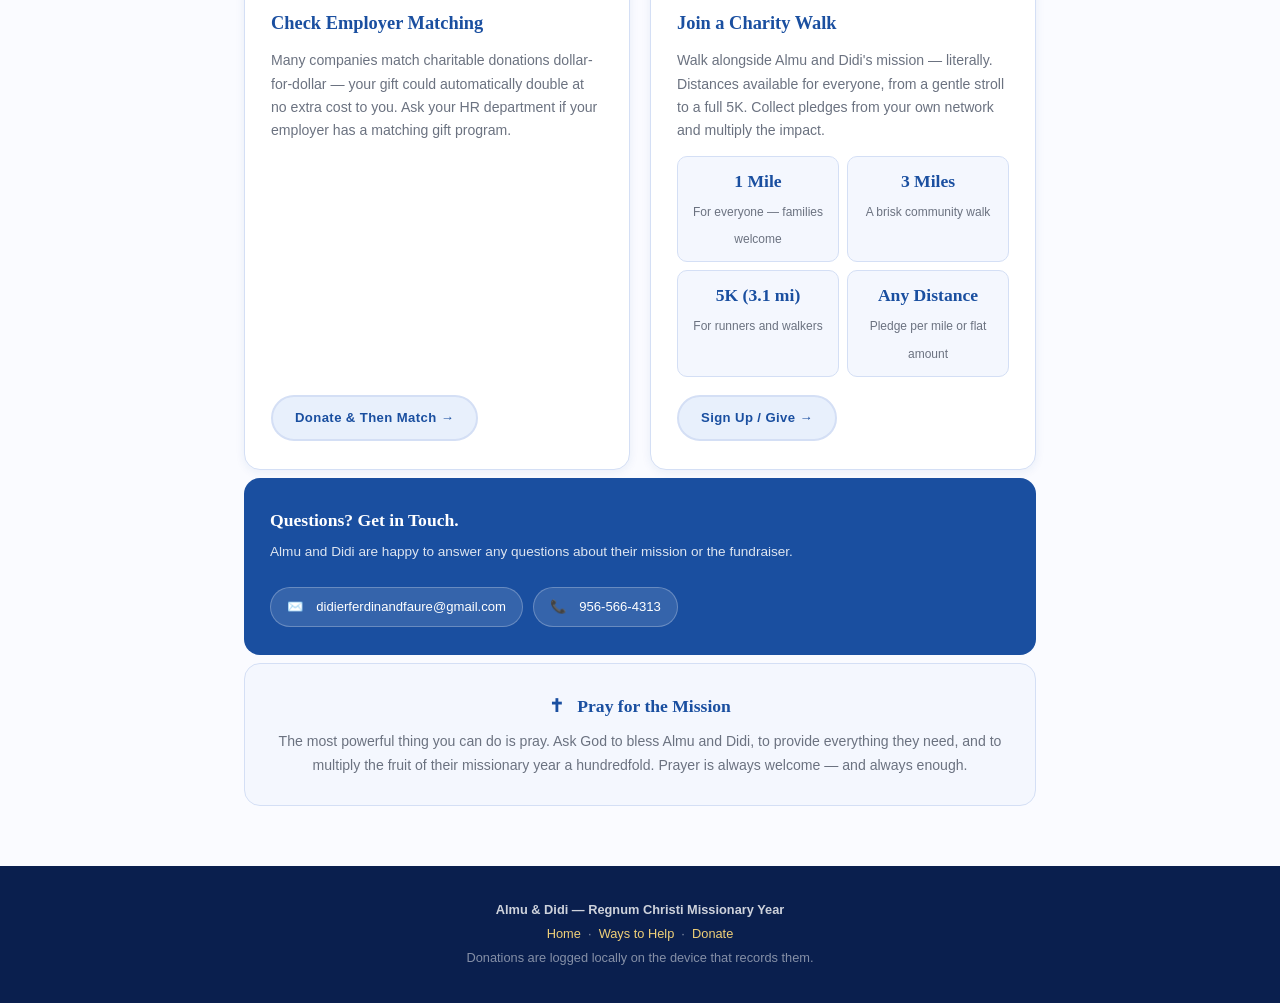
<file: guide.html>
<!DOCTYPE html>
<html lang="en">
<head>
  <meta charset="UTF-8"/>
  <meta name="viewport" content="width=device-width, initial-scale=1.0"/>
  <title>Ways to Help | Almu &amp; Didi — Regnum Christi Missionary Year</title>
  <link rel="stylesheet" href="style.css"/>
  <style>
    .site-nav { background:#0d2d6b; position:sticky; top:0; z-index:100; border-bottom:2px solid rgba(240,208,120,0.25); }
    .nav-inner { max-width:900px; margin:0 auto; display:flex; align-items:center; justify-content:space-between; padding:0 24px; }
    .nav-brand { font-family:Arial,sans-serif; font-size:0.82rem; font-weight:800; letter-spacing:1.5px; text-transform:uppercase; color:var(--gold2); padding:14px 0; text-decoration:none; }
    .nav-links { display:flex; gap:0; }
    .nav-links a { font-family:Arial,sans-serif; font-size:0.82rem; font-weight:700; color:rgba(255,255,255,0.75); text-decoration:none; padding:16px 18px; border-bottom:3px solid transparent; transition:all 0.2s; letter-spacing:0.5px; }
    .nav-links a:hover { color:var(--gold2); }
    .nav-links a.active { color:#fff; border-bottom-color:var(--gold2); }
    .nav-links a.nav-donate { background:var(--gold); color:#0d2d6b; border-radius:6px; margin:10px 0 10px 10px; padding:8px 18px; border-bottom:none; }
    .nav-links a.nav-donate:hover { background:var(--gold2); }

    .page-header { background:var(--white); border-bottom:2px solid var(--border); padding:52px 24px 44px; text-align:center; }
    .page-header .section-label { font-family:Arial,sans-serif; font-size:0.72rem; font-weight:800; letter-spacing:3px; text-transform:uppercase; color:var(--rc-blue); margin-bottom:12px; }
    .page-header h1 { font-size:clamp(1.8rem,4vw,2.8rem); color:var(--dark); line-height:1.2; margin-bottom:14px; }
    .page-header h1 em { color:var(--rc-blue); font-style:normal; }
    .page-header p { font-family:Arial,sans-serif; font-size:1rem; color:var(--gray); max-width:520px; margin:0 auto; line-height:1.7; }

    .help-section { max-width:840px; margin:0 auto; padding:60px 24px; }
    .help-cards { display:grid; grid-template-columns:1fr 1fr; gap:20px; }
    @media (max-width:600px) { .help-cards { grid-template-columns:1fr; } }

    .help-card { background:var(--white); border:1px solid var(--border); border-radius:16px; padding:28px 26px; box-shadow:var(--shadow-sm); display:flex; flex-direction:column; gap:10px; position:relative; overflow:hidden; }
    .help-card::before { content:''; position:absolute; top:0; left:0; right:0; height:4px; background:linear-gradient(90deg,var(--rc-blue),var(--rc-blue3)); }
    .help-card.card-gold::before { background:linear-gradient(90deg,var(--gold),var(--gold2)); }
    .help-card-icon { font-size:2rem; line-height:1; margin-bottom:2px; }
    .help-card h3 { font-size:1.15rem; color:var(--rc-blue); margin:0; }
    .help-card.card-gold h3 { color:#7a5600; }
    .help-card p { font-family:Arial,sans-serif; font-size:0.88rem; color:var(--gray); line-height:1.65; margin:0; flex:1; }
    .help-card a.help-btn, .help-card button.help-btn { display:inline-block; font-family:Arial,sans-serif; font-size:0.82rem; font-weight:800; padding:10px 22px; border-radius:50px; text-decoration:none; letter-spacing:0.4px; transition:all 0.2s; align-self:flex-start; margin-top:4px; cursor:pointer; border:none; }
    .help-btn-blue { background:var(--rc-light); color:var(--rc-blue); border:2px solid var(--border)!important; }
    .help-btn-blue:hover { background:var(--rc-blue)!important; color:#fff!important; border-color:var(--rc-blue)!important; }
    .help-btn-gold { background:var(--gold); color:#0d2d6b; }
    .help-btn-gold:hover { background:var(--gold2); }

    /* SHARE WIDGET */
    .share-widget { background:var(--rc-pale); border:1px solid var(--border); border-radius:12px; padding:16px; margin-top:4px; }
    .share-url { display:flex; gap:8px; margin-bottom:12px; }
    .share-url input { flex:1; border:2px solid var(--border); border-radius:8px; padding:8px 12px; font-family:Arial,sans-serif; font-size:0.8rem; color:var(--gray); background:var(--white); outline:none; min-width:0; }
    .share-url button { background:var(--rc-blue); color:#fff; border:none; border-radius:8px; padding:8px 14px; font-family:Arial,sans-serif; font-size:0.78rem; font-weight:800; cursor:pointer; white-space:nowrap; transition:opacity 0.2s; }
    .share-url button:hover { opacity:0.85; }
    .share-platforms { display:flex; gap:8px; flex-wrap:wrap; }
    .share-platforms a { display:inline-flex; align-items:center; gap:6px; font-family:Arial,sans-serif; font-size:0.78rem; font-weight:700; padding:7px 14px; border-radius:8px; text-decoration:none; transition:opacity 0.2s; }
    .share-platforms a:hover { opacity:0.85; }
    .shr-fb { background:#1877f2; color:#fff; }
    .shr-x  { background:#000; color:#fff; }
    .shr-wa { background:#25d366; color:#fff; }
    .shr-em { background:var(--rc-light); color:var(--rc-blue); border:1px solid var(--border); }
    .copy-msg { font-family:Arial,sans-serif; font-size:0.78rem; color:var(--green); margin-top:6px; min-height:18px; }

    /* WALK DISTANCES */
    .walk-distances { display:grid; grid-template-columns:1fr 1fr; gap:8px; margin-top:4px; }
    .walk-dist { background:var(--rc-pale); border:1px solid var(--border); border-radius:10px; padding:10px 14px; text-align:center; }
    .walk-dist strong { display:block; font-size:1.1rem; color:var(--rc-blue); }
    .walk-dist span { font-family:Arial,sans-serif; font-size:0.75rem; color:var(--gray); }

    /* CONTACT BAND */
    .contact-band { background:var(--rc-blue); color:#fff; border-radius:16px; padding:28px 26px; margin-top:8px; display:flex; flex-wrap:wrap; gap:24px; align-items:center; justify-content:space-between; }
    .contact-band h3 { font-size:1.1rem; margin:0 0 4px; }
    .contact-band p { font-family:Arial,sans-serif; font-size:0.85rem; opacity:0.85; margin:0; }
    .contact-methods { display:flex; gap:10px; flex-wrap:wrap; }
    .contact-pill { display:inline-flex; align-items:center; gap:6px; background:rgba(255,255,255,0.12); border:1px solid rgba(255,255,255,0.25); border-radius:50px; padding:8px 16px; font-family:Arial,sans-serif; font-size:0.82rem; color:#fff; text-decoration:none; transition:background 0.2s; }
    .contact-pill:hover { background:rgba(255,255,255,0.22); }

    .donate-callout { background:linear-gradient(135deg,#0d2d6b,var(--rc-blue)); border-radius:20px; padding:40px 36px; text-align:center; margin-bottom:20px; color:#fff; }
    .donate-callout h3 { font-size:1.5rem; margin-bottom:10px; }
    .donate-callout h3 em { color:var(--gold2); font-style:normal; }
    .donate-callout p { font-family:Arial,sans-serif; font-size:0.95rem; opacity:0.85; max-width:440px; margin:0 auto 24px; line-height:1.65; }

    .prayer-card { background:var(--rc-pale); border:1px solid var(--border); border-radius:16px; padding:28px 26px; text-align:center; margin-top:8px; }
    .prayer-card h3 { font-size:1.1rem; color:var(--rc-blue); margin-bottom:8px; }
    .prayer-card p { font-family:Arial,sans-serif; font-size:0.88rem; color:var(--gray); line-height:1.65; margin:0; }

    .site-footer { background:#0a1f4e; color:rgba(255,255,255,0.5); text-align:center; padding:32px 24px; font-family:Arial,sans-serif; font-size:0.8rem; line-height:1.9; }
    .site-footer a { color:var(--gold2); text-decoration:none; }
    .site-footer strong { color:rgba(255,255,255,0.8); }
  </style>
</head>
<body>

<!-- STICKY NAV -->
<nav class="site-nav">
  <div class="nav-inner">
    <a class="nav-brand" href="index.html">✝ Almu &amp; Didi</a>
    <div class="nav-links">
      <a href="index.html">Home</a>
      <a href="guide.html" class="active">Ways to Help</a>
      <a href="donate.html" class="nav-donate">Donate</a>
    </div>
  </div>
</nav>

<!-- PAGE HEADER -->
<div class="page-header">
  <div class="section-label">Join the Mission</div>
  <h1>Ways You Can <em>Help</em></h1>
  <p>Every act of generosity — big or small — makes Almu and Didi's missionary year possible. Here are the most meaningful ways you can partner with them.</p>
</div>

<!-- HELP CARDS -->
<div class="help-section">

  <!-- DONATE CALLOUT -->
  <div class="donate-callout">
    <h3>Give a <em>One-Time Gift</em></h3>
    <p>The most direct way to help. Every dollar goes straight to funding Almu and Didi's year of apostolic service with Regnum Christi.</p>
    <a href="donate.html" style="display:inline-block;background:var(--gold);color:#0d2d6b;font-family:Arial,sans-serif;font-size:1rem;font-weight:800;padding:14px 40px;border-radius:50px;text-decoration:none;letter-spacing:0.5px;">✝ &nbsp;Donate Now</a>
  </div>

  <div class="help-cards">

    <div class="help-card card-gold">
      <div class="help-card-icon">📅</div>
      <h3>Become a Monthly Co-Missionary</h3>
      <p>A small monthly gift makes the biggest difference over a full year. Even $25/month adds up to $300 — enough to cover a full week of their mission. Regnum Christi calls these donors "co-missionaries."</p>
      <a href="donate.html" class="help-btn help-btn-gold">Set Up Monthly Giving →</a>
    </div>

    <!-- SHARE CARD -->
    <div class="help-card">
      <div class="help-card-icon">📣</div>
      <h3>Spread the Word</h3>
      <p>A simple share from you reaches people Almu and Didi have never met. Copy the link below or share directly to social media.</p>
      <div class="share-widget">
        <div class="share-url">
          <input id="shareUrl" type="text" readonly value=""/>
          <button onclick="copyShareLink()">Copy Link</button>
        </div>
        <div class="share-platforms">
          <a id="shareFb" class="shr-fb" href="#" target="_blank" rel="noopener">f &nbsp;Facebook</a>
          <a id="shareX"  class="shr-x"  href="#" target="_blank" rel="noopener">𝕏 &nbsp;X / Twitter</a>
          <a id="shareWa" class="shr-wa" href="#" target="_blank" rel="noopener">💬 &nbsp;WhatsApp</a>
          <a id="shareEm" class="shr-em" href="#">✉️ &nbsp;Email</a>
        </div>
        <div class="copy-msg" id="copyMsg"></div>
      </div>
    </div>

    <!-- PARISH CARD -->
    <div class="help-card">
      <div class="help-card-icon">⛪</div>
      <h3>Connect Them to Your Parish</h3>
      <p>A personal testimony at Mass is one of the most powerful fundraising tools Almu and Didi have. If you have a connection to a pastor or parish coordinator, an introduction from you could open the door for a talk that raises thousands.</p>
      <p style="margin-top:4px;"><strong style="color:var(--rc-blue);">What to say:</strong> "I know two young missionaries raising money for a Regnum Christi missionary year — could they speak at Mass one weekend?"</p>
      <a id="parishEmailBtn" href="mailto:forreygabe07@gmail.com?subject=Parish%20Connection%20for%20Almu%20%26%20Didi&body=Hi%20Almu%20and%20Didi%2C%0A%0AI%20know%20a%20parish%20that%20might%20be%20open%20to%20having%20you%20speak..." class="help-btn help-btn-blue">Make an Introduction →</a>
    </div>

    <!-- ITEMS CARD -->
    <div class="help-card">
      <div class="help-card-icon">🎁</div>
      <h3>Donate Items for a Fundraiser</h3>
      <p>Almu and Didi may host a silent auction, raffle, or yard sale. If you have gently used goods, gift cards, experiences, or services to donate, every item is money they don't have to raise another way.</p>
      <p style="margin-top:4px;font-weight:700;color:var(--rc-blue);">Contact Almu &amp; Didi directly:</p>
      <div style="display:flex;flex-direction:column;gap:6px;margin-top:2px;">
        <a id="itemEmailLink" href="mailto:forreygabe07@gmail.com?subject=Item%20Donation%20for%20Almu%20%26%20Didi" class="help-btn help-btn-blue" style="align-self:flex-start;">✉️ &nbsp;Email Us →</a>
        <span id="itemPhoneLine" style="font-family:Arial,sans-serif;font-size:0.82rem;color:var(--gray);display:none;">📞 &nbsp;<span id="itemPhone"></span></span>
      </div>
    </div>

    <!-- EMPLOYER MATCH -->
    <div class="help-card">
      <div class="help-card-icon">🏢</div>
      <h3>Check Employer Matching</h3>
      <p>Many companies match charitable donations dollar-for-dollar — your gift could automatically double at no extra cost to you. Ask your HR department if your employer has a matching gift program.</p>
      <a href="donate.html" class="help-btn help-btn-blue">Donate &amp; Then Match →</a>
    </div>

    <!-- CHARITY WALK CARD -->
    <div class="help-card" id="walkCard">
      <div class="help-card-icon">🚶</div>
      <h3>Join a Charity Walk</h3>
      <p>Walk alongside Almu and Didi's mission — literally. Distances available for everyone, from a gentle stroll to a full 5K. Collect pledges from your own network and multiply the impact.</p>
      <div class="walk-distances">
        <div class="walk-dist"><strong>1 Mile</strong><span>For everyone — families welcome</span></div>
        <div class="walk-dist"><strong>3 Miles</strong><span>A brisk community walk</span></div>
        <div class="walk-dist"><strong>5K (3.1 mi)</strong><span>For runners and walkers</span></div>
        <div class="walk-dist"><strong>Any Distance</strong><span>Pledge per mile or flat amount</span></div>
      </div>
      <a id="walkSignupBtn" href="donate.html" class="help-btn help-btn-blue" style="margin-top:8px;">Sign Up / Give →</a>
    </div>

  </div>

  <!-- CONTACT BAND -->
  <div class="contact-band">
    <div>
      <h3>Questions? Get in Touch.</h3>
      <p>Almu and Didi are happy to answer any questions about their mission or the fundraiser.</p>
    </div>
    <div class="contact-methods" id="contactMethods">
      <a id="contactEmailPill" href="mailto:forreygabe07@gmail.com" class="contact-pill">✉️ &nbsp;<span id="contactEmailText">forreygabe07@gmail.com</span></a>
      <span id="contactPhonePill" class="contact-pill" style="display:none;">📞 &nbsp;<span id="contactPhoneText"></span></span>
    </div>
  </div>

  <!-- PRAYER CARD -->
  <div class="prayer-card">
    <h3>✝ &nbsp; Pray for the Mission</h3>
    <p>The most powerful thing you can do is pray. Ask God to bless Almu and Didi, to provide everything they need, and to multiply the fruit of their missionary year a hundredfold. Prayer is always welcome — and always enough.</p>
  </div>

</div>

<!-- FOOTER -->
<footer class="site-footer">
  <strong>Almu &amp; Didi — Regnum Christi Missionary Year</strong><br>
  <a href="index.html">Home</a> &nbsp;·&nbsp;
  <a href="guide.html">Ways to Help</a> &nbsp;·&nbsp;
  <a href="donate.html">Donate</a><br>
  <span id="footerTrackingNote">Donations are logged locally on the device that records them.</span>
</footer>

<script src="config.js"></script>
<script>
  window.addEventListener('load', () => {
    const c = SITE_CONFIG;

    // ── SHARE WIDGET ──
    const shareBase = c.siteUrl || window.location.href.split('guide.html')[0] + 'index.html';
    const shareText = encodeURIComponent('Almu and Didi are two missionaries raising $20,000 for a Regnum Christi missionary year. Can you help? ' + shareBase);
    const shareUrl  = encodeURIComponent(shareBase);

    document.getElementById('shareUrl').value = shareBase;
    document.getElementById('shareFb').href = 'https://www.facebook.com/sharer/sharer.php?u=' + shareUrl;
    document.getElementById('shareX').href  = 'https://twitter.com/intent/tweet?url=' + shareUrl + '&text=' + shareText;
    document.getElementById('shareWa').href = 'https://wa.me/?text=' + shareText;
    document.getElementById('shareEm').href = 'mailto:?subject=' + encodeURIComponent('Support Almu & Didi\'s Missionary Year') + '&body=' + shareText;

    // ── CONTACT INFO ──
    const email = c.contact.email;
    const phone = c.contact.phone;

    document.getElementById('parishEmailBtn').href    = 'mailto:' + email + '?subject=Parish%20Connection%20for%20Almu%20%26%20Didi';
    document.getElementById('itemEmailLink').href     = 'mailto:' + email + '?subject=Item%20Donation%20for%20Almu%20%26%20Didi';
    document.getElementById('contactEmailPill').href  = 'mailto:' + email;
    document.getElementById('contactEmailText').textContent = email;

    if (phone) {
      const phoneLine = document.getElementById('itemPhoneLine');
      if (phoneLine) { phoneLine.style.display = ''; document.getElementById('itemPhone').textContent = phone; }
      const phonePill = document.getElementById('contactPhonePill');
      if (phonePill) { phonePill.style.display = ''; document.getElementById('contactPhoneText').textContent = phone; }
    }

    // ── CHARITY WALK BUTTON ──
    if (c.eventUrl) {
      document.getElementById('walkSignupBtn').href = c.eventUrl;
      document.getElementById('walkSignupBtn').textContent = 'Sign Up for the Walk →';
    }
  });

  function copyShareLink() {
    const input = document.getElementById('shareUrl');
    input.select();
    try {
      navigator.clipboard.writeText(input.value).then(() => showCopyMsg('✓ Link copied!')).catch(() => {
        document.execCommand('copy');
        showCopyMsg('✓ Link copied!');
      });
    } catch(e) {
      document.execCommand('copy');
      showCopyMsg('✓ Link copied!');
    }
  }

  function showCopyMsg(msg) {
    const el = document.getElementById('copyMsg');
    el.textContent = msg;
    setTimeout(() => { el.textContent = ''; }, 2500);
  }
</script>

</body>
</html>
</file>
<file: style.css>
:root {
  /* Regnum Christi palette */
  --rc-blue:    #1a4fa0;
  --rc-blue2:   #2564c2;
  --rc-blue3:   #3b7de8;
  --rc-light:   #e8f0fc;
  --rc-pale:    #f4f7fe;
  --gold:       #c9a227;
  --gold2:      #f0d078;
  --white:      #ffffff;
  --cream:      #fafbff;
  --gray:       #6b7280;
  --dark:       #111827;
  --border:     #d4dff5;
  --green:      #166534;
  --green2:     #dcfce7;
  --red:        #991b1b;
  --shadow:     0 4px 24px rgba(26,79,160,0.12);
  --shadow-sm:  0 2px 10px rgba(26,79,160,0.08);
}
*, *::before, *::after { box-sizing: border-box; margin: 0; padding: 0; }
html { scroll-behavior: smooth; }
body { font-family: 'Georgia', serif; background: var(--cream); color: var(--dark); line-height: 1.7; }

/* ── HERO ── */
.hero {
  background: linear-gradient(155deg, #0d2d6b 0%, var(--rc-blue) 45%, #2060c0 100%);
  color: #fff; text-align: center; padding: 80px 24px 64px; position: relative; overflow: hidden;
}
.hero-bg-cross {
  position: absolute; font-size: 480px; line-height: 1;
  opacity: 0.04; top: 50%; left: 50%; transform: translate(-50%,-54%); pointer-events: none;
}
.rc-logo-wrap { margin-bottom: 28px; display: flex; align-items: center; justify-content: center; gap: 16px; }
.rc-logo-wrap svg { width: 64px; height: 64px; }
.rc-brand { text-align: left; }
.rc-brand-name { font-family: Arial, sans-serif; font-size: 0.75rem; letter-spacing: 3px; text-transform: uppercase; color: var(--gold2); opacity: 0.9; }
.rc-brand-full { font-size: 1.1rem; color: #fff; font-weight: 700; }
.hero-names {
  display: inline-flex; align-items: center; gap: 12px;
  background: rgba(255,255,255,0.1); border: 1px solid rgba(240,208,120,0.4);
  border-radius: 50px; padding: 8px 24px; margin-bottom: 24px;
  font-family: Arial, sans-serif; font-size: 0.85rem; letter-spacing: 1px; color: var(--gold2);
}
.hero-names span { font-size: 1.1rem; }
.hero h1 { font-size: clamp(2rem, 5vw, 3.4rem); line-height: 1.18; margin-bottom: 18px; }
.hero h1 em { color: var(--gold2); font-style: normal; }
.hero-sub { font-size: 1.05rem; max-width: 580px; margin: 0 auto 44px; opacity: 0.88; font-family: Arial, sans-serif; line-height: 1.65; }
.hero-stats { display: flex; justify-content: center; gap: 44px; flex-wrap: wrap; }
.stat { text-align: center; }
.stat-n { display: block; font-size: 2.5rem; font-weight: 700; color: var(--gold2); line-height: 1; }
.stat-l { font-family: Arial, sans-serif; font-size: 0.7rem; letter-spacing: 1.5px; text-transform: uppercase; opacity: 0.65; margin-top: 5px; }

/* ── MISSIONARIES BAND ── */
.missionaries {
  background: var(--white); border-bottom: 3px solid var(--rc-light);
  padding: 48px 24px;
}
.miss-inner { max-width: 860px; margin: 0 auto; display: grid; grid-template-columns: 1fr 1fr; gap: 32px; }
.miss-card {
  background: var(--rc-pale); border: 1px solid var(--border);
  border-radius: 18px; padding: 32px; text-align: center; box-shadow: var(--shadow-sm);
  position: relative; overflow: hidden;
}
.miss-card::before {
  content: ''; position: absolute; top: 0; left: 0; right: 0; height: 4px;
  background: linear-gradient(90deg, var(--rc-blue), var(--rc-blue3));
}
.miss-avatar { width: 88px; height: 88px; border-radius: 50%; background: var(--rc-blue); border: 3px solid var(--gold); margin: 0 auto 16px; display: flex; align-items: center; justify-content: center; font-size: 2.2rem; color: #fff; }
.miss-card h3 { font-size: 1.4rem; color: var(--rc-blue); margin-bottom: 4px; }
.miss-role { font-family: Arial, sans-serif; font-size: 0.78rem; letter-spacing: 1.5px; text-transform: uppercase; color: var(--gold); font-weight: 700; margin-bottom: 12px; }
.miss-card p { font-family: Arial, sans-serif; font-size: 0.88rem; color: var(--gray); line-height: 1.65; }

/* ── GOAL TRACKER ── */
.tracker { background: linear-gradient(135deg, #0d2d6b, var(--rc-blue)); padding: 40px 24px; }
.tracker-inner { max-width: 720px; margin: 0 auto; }
.tracker-top { display: flex; justify-content: space-between; align-items: flex-end; margin-bottom: 14px; flex-wrap: wrap; gap: 8px; }
.tracker h3 { font-family: Arial, sans-serif; font-size: 0.75rem; letter-spacing: 2px; text-transform: uppercase; color: var(--gold2); margin-bottom: 4px; }
.tracker-amount { font-size: 1.5rem; color: #fff; font-weight: 700; }
.tracker-pct { font-family: Arial, sans-serif; font-size: 0.85rem; color: var(--gold2); }
.bar-wrap { background: rgba(255,255,255,0.12); border-radius: 50px; height: 20px; overflow: hidden; margin-bottom: 10px; }
.bar-fill { height: 100%; background: linear-gradient(90deg, var(--gold), var(--gold2)); border-radius: 50px; transition: width 2s ease; }
.bar-labels { display: flex; justify-content: space-between; font-family: Arial, sans-serif; font-size: 0.72rem; color: rgba(255,255,255,0.45); }
.milestones { display: flex; gap: 10px; flex-wrap: wrap; margin-top: 20px; }
.milestone { background: rgba(255,255,255,0.08); border: 1px solid rgba(201,162,39,0.35); color: var(--gold2); font-family: Arial, sans-serif; font-size: 0.76rem; padding: 5px 14px; border-radius: 20px; }

/* ── NAV ── */
.sticky-nav { position: sticky; top: 0; background: var(--rc-blue); z-index: 100; border-bottom: 3px solid var(--gold); }
.nav-scroll { display: flex; overflow-x: auto; padding: 0 16px; scrollbar-width: none; }
.nav-scroll::-webkit-scrollbar { display: none; }
.nav-scroll a { color: rgba(255,255,255,0.65); text-decoration: none; font-family: Arial, sans-serif; font-size: 0.72rem; font-weight: 700; letter-spacing: 0.5px; text-transform: uppercase; padding: 13px 12px; white-space: nowrap; border-bottom: 3px solid transparent; transition: all 0.2s; }
.nav-scroll a:hover { color: var(--gold2); border-bottom-color: var(--gold); }

/* ── LAYOUT ── */
.container { max-width: 1020px; margin: 0 auto; padding: 0 24px; }
section { padding: 72px 0; }
section:nth-child(even) { background: var(--white); }

.sec-tag { display: inline-block; background: var(--rc-blue); color: #fff; font-family: Arial, sans-serif; font-size: 10px; font-weight: 800; letter-spacing: 2px; text-transform: uppercase; padding: 4px 14px; border-radius: 12px; margin-bottom: 12px; }
.sec-head { text-align: center; margin-bottom: 52px; }
.sec-head h2 { font-size: clamp(1.6rem, 3vw, 2.3rem); color: var(--rc-blue); margin-bottom: 12px; }
.sec-head p { color: var(--gray); max-width: 580px; margin: 0 auto; font-family: Arial, sans-serif; font-size: 0.92rem; }
.sec-divider { width: 48px; height: 3px; background: var(--gold); margin: 14px auto 0; border-radius: 2px; }

/* ── MATH BOX ── */
.math-box { background: linear-gradient(135deg, #0d2d6b, var(--rc-blue2)); color: #fff; border-radius: 18px; padding: 44px 40px; }
.math-box h2 { color: var(--gold2); font-size: 1.55rem; margin-bottom: 14px; }
.math-box p { opacity: 0.88; margin-bottom: 10px; font-family: Arial, sans-serif; }
.pills { display: flex; flex-wrap: wrap; gap: 14px; margin-top: 28px; }
.pill { background: rgba(201,162,39,0.18); border: 1px solid rgba(201,162,39,0.5); color: var(--gold2); padding: 10px 22px; border-radius: 10px; font-family: Arial, sans-serif; font-size: 0.9rem; font-weight: 600; }

/* ── ACTIVITY CARDS ── */
.activities-grid { display: grid; gap: 32px; }
.act-card {
  background: var(--white); border: 1px solid var(--border); border-radius: 20px;
  overflow: hidden; box-shadow: var(--shadow); display: grid; grid-template-columns: 280px 1fr;
}
.act-visual {
  background: linear-gradient(160deg, #0d2d6b, var(--rc-blue));
  display: flex; flex-direction: column; align-items: center; justify-content: center;
  padding: 32px 20px; gap: 16px; min-height: 280px;
}
.act-visual svg { width: 118px; height: 118px; }
.act-yield { background: var(--gold); color: #0d2d6b; font-family: Arial, sans-serif; font-size: 0.8rem; font-weight: 800; padding: 6px 16px; border-radius: 20px; text-align: center; white-space: nowrap; }
.act-meta { display: flex; gap: 8px; flex-wrap: wrap; justify-content: center; }
.act-tag { font-family: Arial, sans-serif; font-size: 10px; font-weight: 700; padding: 3px 10px; border-radius: 8px; }
.tag-easy   { background: var(--green2); color: var(--green); }
.tag-medium { background: #fef3c7; color: #92400e; }
.tag-hard   { background: #fee2e2; color: #991b1b; }
.tag-fast   { background: var(--rc-light); color: var(--rc-blue); }
.tag-parish { background: #ede9fe; color: #5b21b6; }
.tag-online { background: #ecfdf5; color: #065f46; }

.act-body { padding: 32px; }
.act-body h3 { font-size: 1.28rem; color: var(--rc-blue); margin-bottom: 6px; }
.act-desc { color: var(--gray); font-family: Arial, sans-serif; font-size: 0.88rem; margin-bottom: 20px; line-height: 1.65; }
.steps-label { font-family: Arial, sans-serif; font-size: 10px; font-weight: 800; letter-spacing: 2px; text-transform: uppercase; color: var(--rc-blue3); margin-bottom: 12px; }
.steps { list-style: none; padding: 0; }
.steps li { display: flex; gap: 14px; margin-bottom: 12px; align-items: flex-start; }
.sn { width: 26px; height: 26px; min-width: 26px; background: var(--rc-blue); color: #fff; border-radius: 50%; display: flex; align-items: center; justify-content: center; font-family: Arial, sans-serif; font-size: 11px; font-weight: 700; margin-top: 2px; }
.steps li span { font-family: Arial, sans-serif; font-size: 0.87rem; color: #374151; line-height: 1.65; }
.steps li strong { color: var(--rc-blue); }
.tip { background: var(--rc-pale); border-left: 3px solid var(--gold); padding: 12px 16px; margin-top: 18px; border-radius: 0 8px 8px 0; font-family: Arial, sans-serif; font-size: 0.84rem; color: #374151; }
.tip strong { color: var(--rc-blue); }

/* ── WEEK PLAN ── */
.week-row { display: grid; grid-template-columns: repeat(auto-fit, minmax(210px, 1fr)); gap: 20px; }
.wk { background: var(--white); border: 1px solid var(--border); border-top: 3px solid var(--rc-blue); border-radius: 14px; padding: 24px; box-shadow: var(--shadow-sm); }
.wk-num { font-family: Arial, sans-serif; font-size: 10px; font-weight: 800; letter-spacing: 2px; text-transform: uppercase; color: var(--gold); margin-bottom: 6px; }
.wk h4 { color: var(--rc-blue); font-size: 1rem; margin-bottom: 14px; }
.wk ul { list-style: none; }
.wk ul li { font-family: Arial, sans-serif; font-size: 0.82rem; color: var(--gray); padding: 6px 0; border-bottom: 1px solid var(--rc-light); display: flex; gap: 8px; }
.wk ul li::before { content: '→'; color: var(--rc-blue3); flex-shrink: 0; }

/* ── TABLE ── */
.tbl { width: 100%; border-collapse: collapse; font-family: Arial, sans-serif; font-size: 0.87rem; border-radius: 14px; overflow: hidden; box-shadow: var(--shadow); }
.tbl thead { background: var(--rc-blue); color: #fff; }
.tbl th { padding: 14px 18px; text-align: left; font-size: 0.73rem; letter-spacing: 1px; text-transform: uppercase; }
.tbl td { padding: 13px 18px; border-bottom: 1px solid var(--border); }
.tbl tbody tr:last-child td { border-bottom: none; }
.tbl tbody tr:nth-child(odd) { background: var(--rc-pale); }
.tbl tbody tr:nth-child(even) { background: var(--white); }
.hi { color: var(--green); font-weight: 700; }
.md { color: #c05621; font-weight: 600; }

/* ── MINDSET ── */
.mind-grid { display: grid; grid-template-columns: repeat(auto-fit, minmax(260px, 1fr)); gap: 20px; }
.mind-card { background: var(--white); border: 1px solid var(--border); border-radius: 16px; padding: 28px; box-shadow: var(--shadow-sm); }
.mind-icon { font-size: 2rem; margin-bottom: 14px; }
.mind-card h4 { color: var(--rc-blue); margin-bottom: 8px; font-size: 1rem; }
.mind-card p { font-family: Arial, sans-serif; font-size: 0.85rem; color: var(--gray); line-height: 1.65; }

/* ── QUOTE BAND ── */
.quote-band { background: var(--rc-blue); padding: 56px 24px; text-align: center; }
.quote-band blockquote { font-size: clamp(1.1rem, 2.5vw, 1.55rem); color: #fff; max-width: 720px; margin: 0 auto; line-height: 1.6; }
.quote-band cite { display: block; margin-top: 16px; color: var(--gold2); font-family: Arial, sans-serif; font-size: 0.82rem; letter-spacing: 1px; text-transform: uppercase; font-style: normal; }

/* ── FOOTER ── */
footer { background: #0d2060; color: rgba(255,255,255,0.55); text-align: center; padding: 48px 24px; font-family: Arial, sans-serif; font-size: 0.85rem; }
footer a { color: var(--gold2); text-decoration: none; }
.foot-rc { display: flex; align-items: center; justify-content: center; gap: 12px; margin-bottom: 20px; }
.foot-rc svg { width: 44px; height: 44px; }
.foot-rc-text { text-align: left; }
.foot-rc-text strong { display: block; color: #fff; font-size: 1rem; }
.foot-rc-text span { font-size: 0.75rem; letter-spacing: 1px; text-transform: uppercase; color: var(--gold2); }
footer p { margin-bottom: 8px; }

/* ── RESPONSIVE ── */
@media (max-width: 740px) {
  .act-card { grid-template-columns: 1fr; }
  .act-visual { min-height: 200px; }
  .miss-inner { grid-template-columns: 1fr; }
  .math-box { padding: 28px 20px; }
  .hero-stats { gap: 24px; }
}
@media (max-width: 480px) {
  .hero { padding: 56px 16px 44px; }
  .act-body { padding: 22px 16px; }
}
</file>
